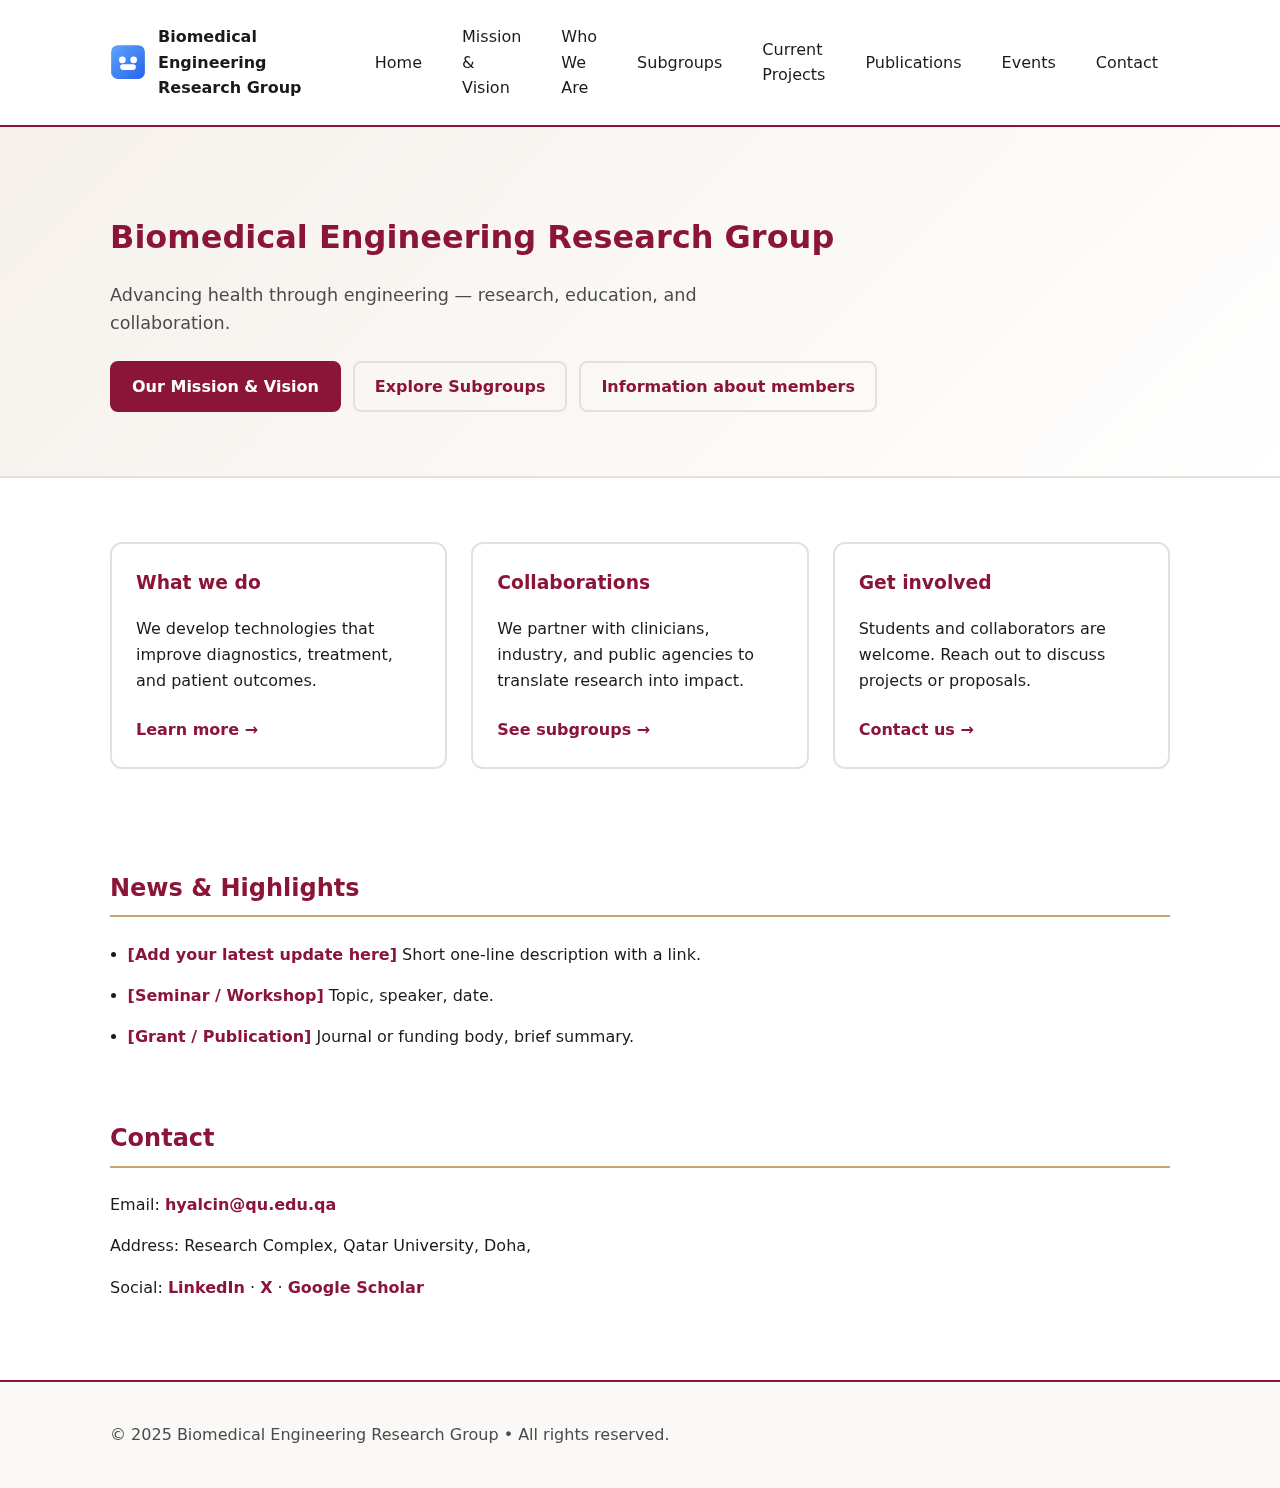
<file: index.html>
<!DOCTYPE html>
<html lang="en">
<head>
  <meta charset="utf-8">
  <meta name="viewport" content="width=device-width, initial-scale=1">
  <title>Home • Biomedical Engineering Research Group</title>
  <meta name="description" content="Biomedical Engineering Research Group">
  <link rel="stylesheet" href="style.css">
  <link rel="icon" href="assets/logo.svg">
</head>
<body>
  <header class="site-header">
    <div class="container nav">
      <a class="brand" href="index.html">
        <img src="assets/logo.svg" alt="Group Logo" class="logo">
        <span>Biomedical Engineering Research Group</span>
      </a>
      <button class="nav-toggle" aria-label="Open Menu" aria-expanded="false">&#9776;</button>
      <nav class="menu">
        <a href="index.html">Home</a>
        <a href="mission.html">Mission & Vision</a>
        <a href="whoweare.html">Who We Are</a>
        <a href="subgroups.html">Subgroups</a>
        <a href="currentprojects.html">Current Projects</a>
        <a href="publications.html">Publications</a>
        <a href="events.html">Events</a>
        <a href="#contact">Contact</a>
        
      </nav>
    </div>
  </header>
  <main class="site-main">

<section class="hero">
  <div class="container">
    <h1>Biomedical Engineering Research Group</h1>
    <p class="lead">Advancing health through engineering — research, education, and collaboration.</p>
    <div class="cta-row">
      <a class="btn primary" href="mission.html">Our Mission & Vision</a>
      <a class="btn" href="subgroups.html">Explore Subgroups</a>
      <a class="btn" href="whoweare.html">Information about members</a>
    </div>
  </div>
</section>

<section class="cards container">
  <article class="card">
    <h3>What we do</h3>
    <p>We develop technologies that improve diagnostics, treatment, and patient outcomes.</p>
    <a href="mission.html" class="arrow">Learn more →</a>
  </article>
  <article class="card">
    <h3>Collaborations</h3>
    <p>We partner with clinicians, industry, and public agencies to translate research into impact.</p>
    <a href="subgroups.html" class="arrow">See subgroups →</a>
  </article>
  <article class="card">
    <h3>Get involved</h3>
    <p>Students and collaborators are welcome. Reach out to discuss projects or proposals.</p>
    <a href="#contact" class="arrow">Contact us →</a>
  </article>
</section>

<section class="container">
  <h2>News & Highlights</h2>
  <ul class="news">
    <li><strong>[Add your latest update here]</strong> Short one‑line description with a link.</li>
    <li><strong>[Seminar / Workshop]</strong> Topic, speaker, date.</li>
    <li><strong>[Grant / Publication]</strong> Journal or funding body, brief summary.</li>
  </ul>
</section>

<section class="container" id="contact">
  <h2>Contact</h2>
  <p>Email: <a href="mailto:research-group@example.edu">hyalcin@qu.edu.qa</a></p>
  <p>Address: Research Complex, Qatar University, Doha,</p>
  <p>Social: <a href="#">LinkedIn</a> · <a href="#">X</a> · <a href="#">Google Scholar</a></p>
</section>

  </main>
  <footer class="site-footer">
    <div class="container">
      <p>© 2025 Biomedical Engineering Research Group • All rights reserved.</p>
    </div>
  </footer>
  <script src="script.js"></script>
</body>
</html>
</file>
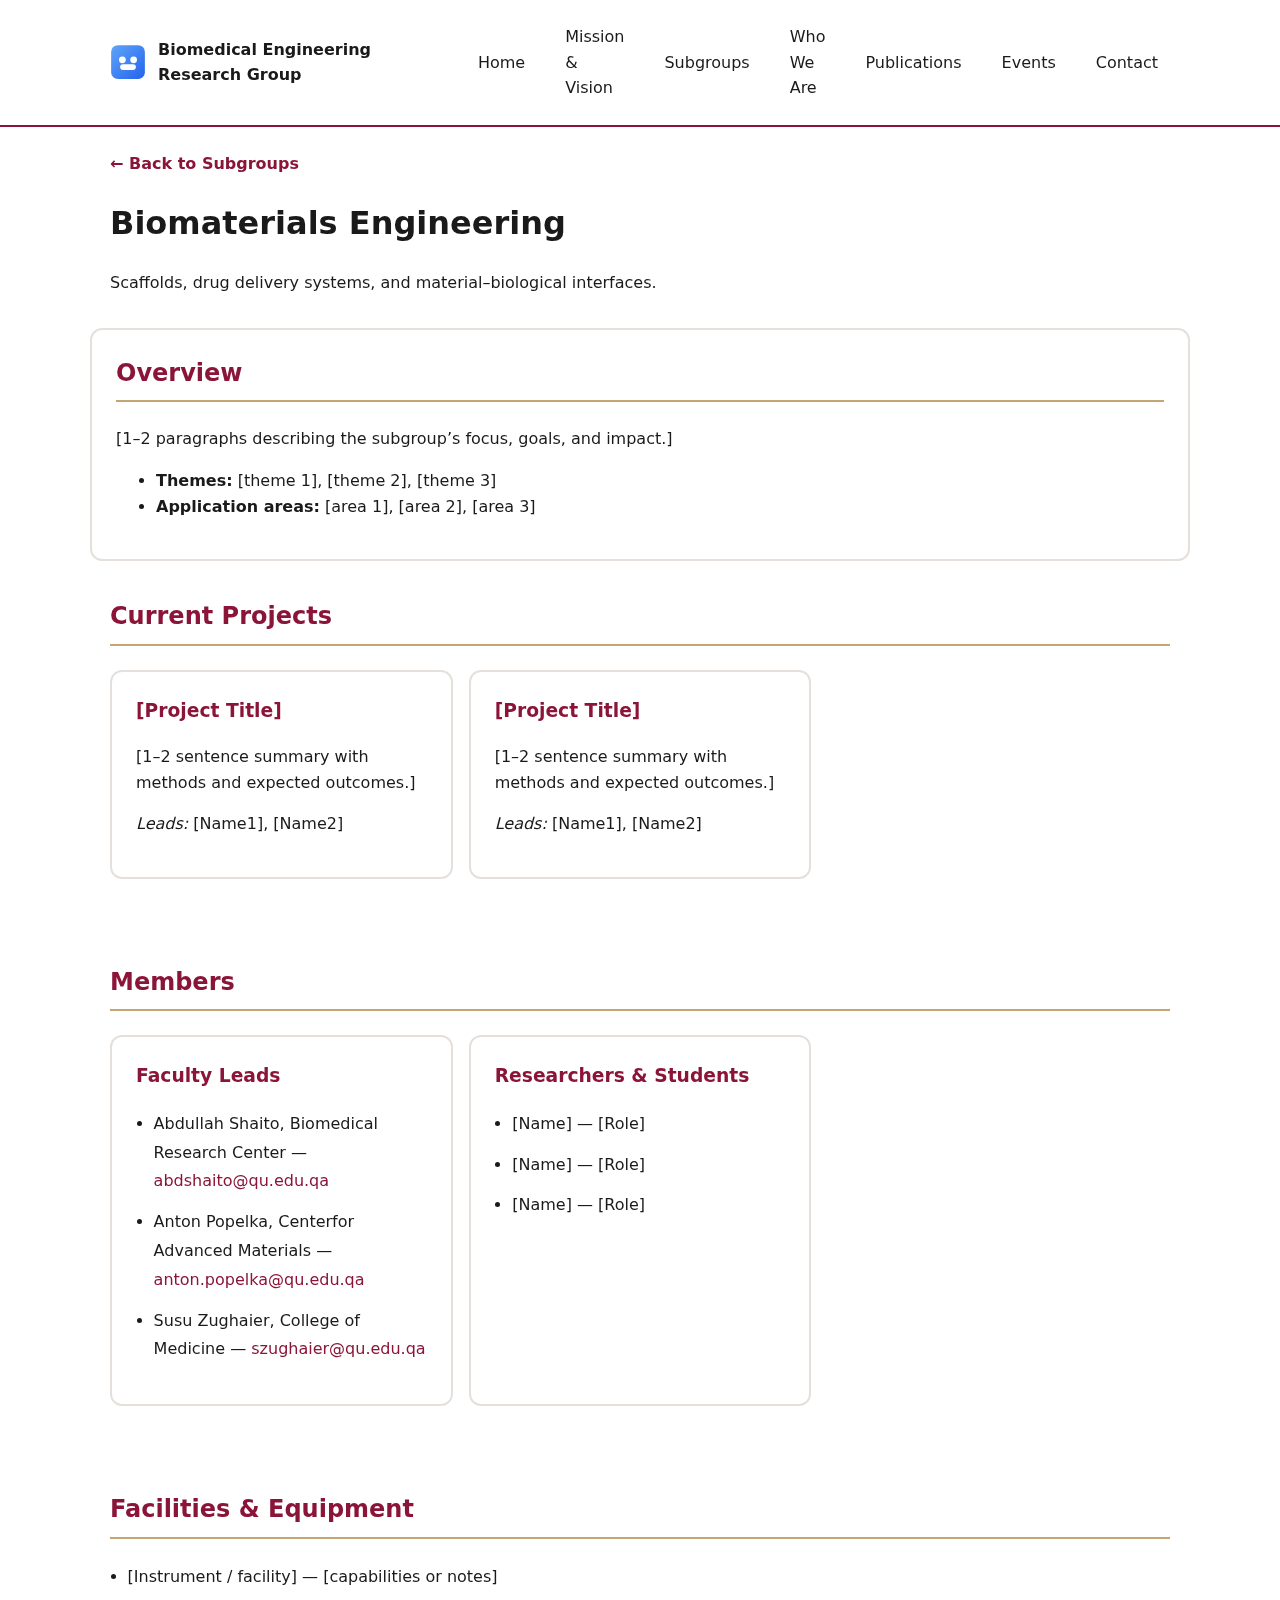
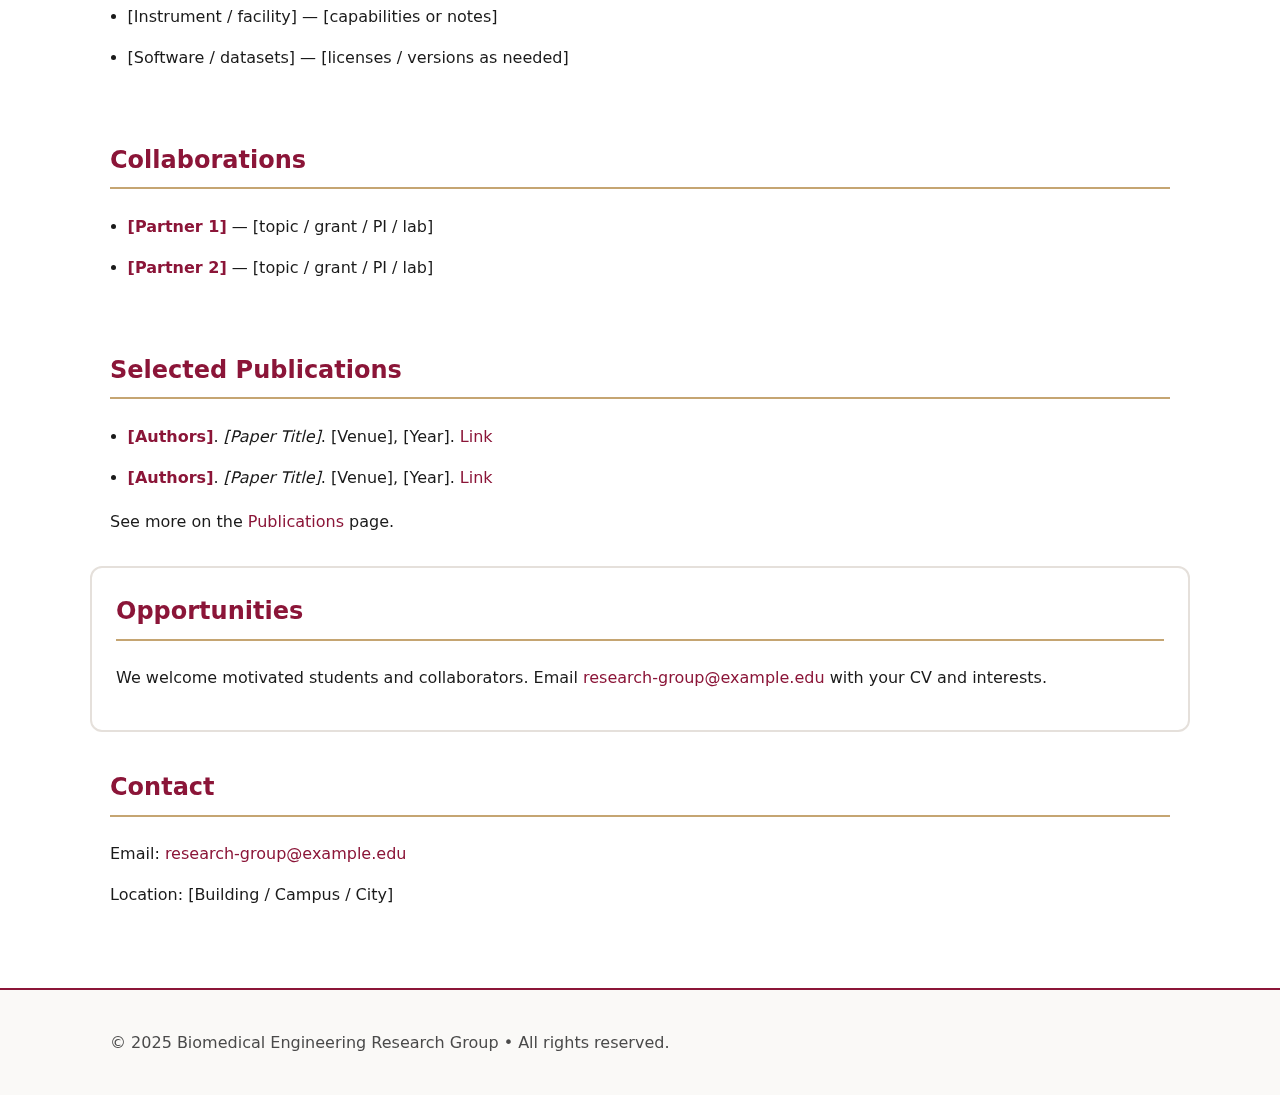
<file: biomaterials (1).html>
<!DOCTYPE html>
<html lang="en">
<head>
  <meta charset="utf-8">
  <meta name="viewport" content="width=device-width, initial-scale=1">
  <title>Biomaterials • Biomedical Engineering Research Group</title>
  <meta name="description" content="Biomaterials subgroup page">
  <link rel="stylesheet" href="style.css">
  <link rel="icon" href="assets/logo.svg">
</head>
<body>

  <header class="site-header">
    <div class="container nav">
      <a class="brand" href="index.html">
        <img src="assets/logo.svg" alt="Group Logo" class="logo">
        <span>Biomedical Engineering Research Group</span>
      </a>
      <button class="nav-toggle" aria-label="Open Menu" aria-expanded="false">&#9776;</button>
      <nav class="menu">
        <a href="index.html">Home</a> <a href="mission.html">Mission & Vision</a> <a href="subgroups.html" class="active">Subgroups</a> <a href="who-we-are.html">Who We Are</a> <a href="publications.html">Publications</a> <a href="events.html">Events</a> <a href="index.html#contact">Contact</a>
      </nav>
    </div>
  </header>

  <main class="site-main">
    <section class="container">
      <a href="subgroups.html" class="arrow">← Back to Subgroups</a>
      <h1>Biomaterials Engineering</h1>
      <p class="lead">Scaffolds, drug delivery systems, and material–biological interfaces.</p>
    </section>

    <section class="container card">
      <h2 style="margin-top:0">Overview</h2>
      <p>[1–2 paragraphs describing the subgroup’s focus, goals, and impact.]</p>
      <ul>
        <li><strong>Themes:</strong> [theme 1], [theme 2], [theme 3]</li>
        <li><strong>Application areas:</strong> [area 1], [area 2], [area 3]</li>
      </ul>
    </section>

    <section class="container">
      <h2>Current Projects</h2>
      <div class="grid">
        <article class="card">
          <h3>[Project Title]</h3>
          <p>[1–2 sentence summary with methods and expected outcomes.]</p>
          <p class="muted"><em>Leads:</em> [Name1], [Name2]</p>
        </article>
        <article class="card">
          <h3>[Project Title]</h3>
          <p>[1–2 sentence summary with methods and expected outcomes.]</p>
          <p class="muted"><em>Leads:</em> [Name1], [Name2]</p>
        </article>
      </div>
    </section>

    <section class="container">
      <h2>Members</h2>
      <div class="grid">
        <article class="card">
          <h3>Faculty Leads</h3>
          <ul class="news">
            <li>Abdullah Shaito,
              Biomedical Research Center — <a href="mailto:[email]">abdshaito@qu.edu.qa</a></li>
            <li>Anton Popelka,
              Centerfor Advanced Materials — <a href="mailto:[email]">anton.popelka@qu.edu.qa</a></li>
              <li>Susu Zughaier,
                College of Medicine — <a href="mailto:[email]">szughaier@qu.edu.qa</a></li>
          </ul>
        </article>
        <article class="card">
          <h3>Researchers & Students</h3>
          <ul class="news">
            <li>[Name] — [Role]</li>
            <li>[Name] — [Role]</li>
            <li>[Name] — [Role]</li>
          </ul>
        </article>
      </div>
    </section>

    <section class="container">
      <h2>Facilities & Equipment</h2>
      <ul class="news">
        <li>[Instrument / facility] — [capabilities or notes]</li>
        <li>[Instrument / facility] — [capabilities or notes]</li>
        <li>[Software / datasets] — [licenses / versions as needed]</li>
      </ul>
    </section>

    <section class="container">
      <h2>Collaborations</h2>
      <ul class="news">
        <li><strong>[Partner 1]</strong> — [topic / grant / PI / lab]</li>
        <li><strong>[Partner 2]</strong> — [topic / grant / PI / lab]</li>
      </ul>
    </section>

    <section class="container">
      <h2>Selected Publications</h2>
      <ul class="news">
        <li><strong>[Authors]</strong>. <em>[Paper Title]</em>. [Venue], [Year]. <a href="[link]" target="_blank" rel="noopener">Link</a></li>
        <li><strong>[Authors]</strong>. <em>[Paper Title]</em>. [Venue], [Year]. <a href="[link]" target="_blank" rel="noopener">Link</a></li>
      </ul>
      <p>See more on the <a href="publications.html">Publications</a> page.</p>
    </section>

    <section class="container card">
      <h2 style="margin-top:0">Opportunities</h2>
      <p>We welcome motivated students and collaborators. Email <a href="mailto:research-group@example.edu">research-group@example.edu</a> with your CV and interests.</p>
    </section>

    <section class="container">
      <h2>Contact</h2>
      <p>Email: <a href="mailto:research-group@example.edu">research-group@example.edu</a></p>
      <p>Location: [Building / Campus / City]</p>
    </section>
  </main>

  <footer class="site-footer">
    <div class="container">
      <p>© 2025 Biomedical Engineering Research Group • All rights reserved.</p>
    </div>
  </footer>
  <script>
    const toggle = document.querySelector('.nav-toggle');
    const menu = document.querySelector('.menu');
    if(toggle && menu){
      toggle.addEventListener('click', ()=>{
        const open = menu.classList.toggle('open');
        toggle.setAttribute('aria-expanded', open ? 'true' : 'false');
      });
    }
  </script>
</body>
</html>
</file>
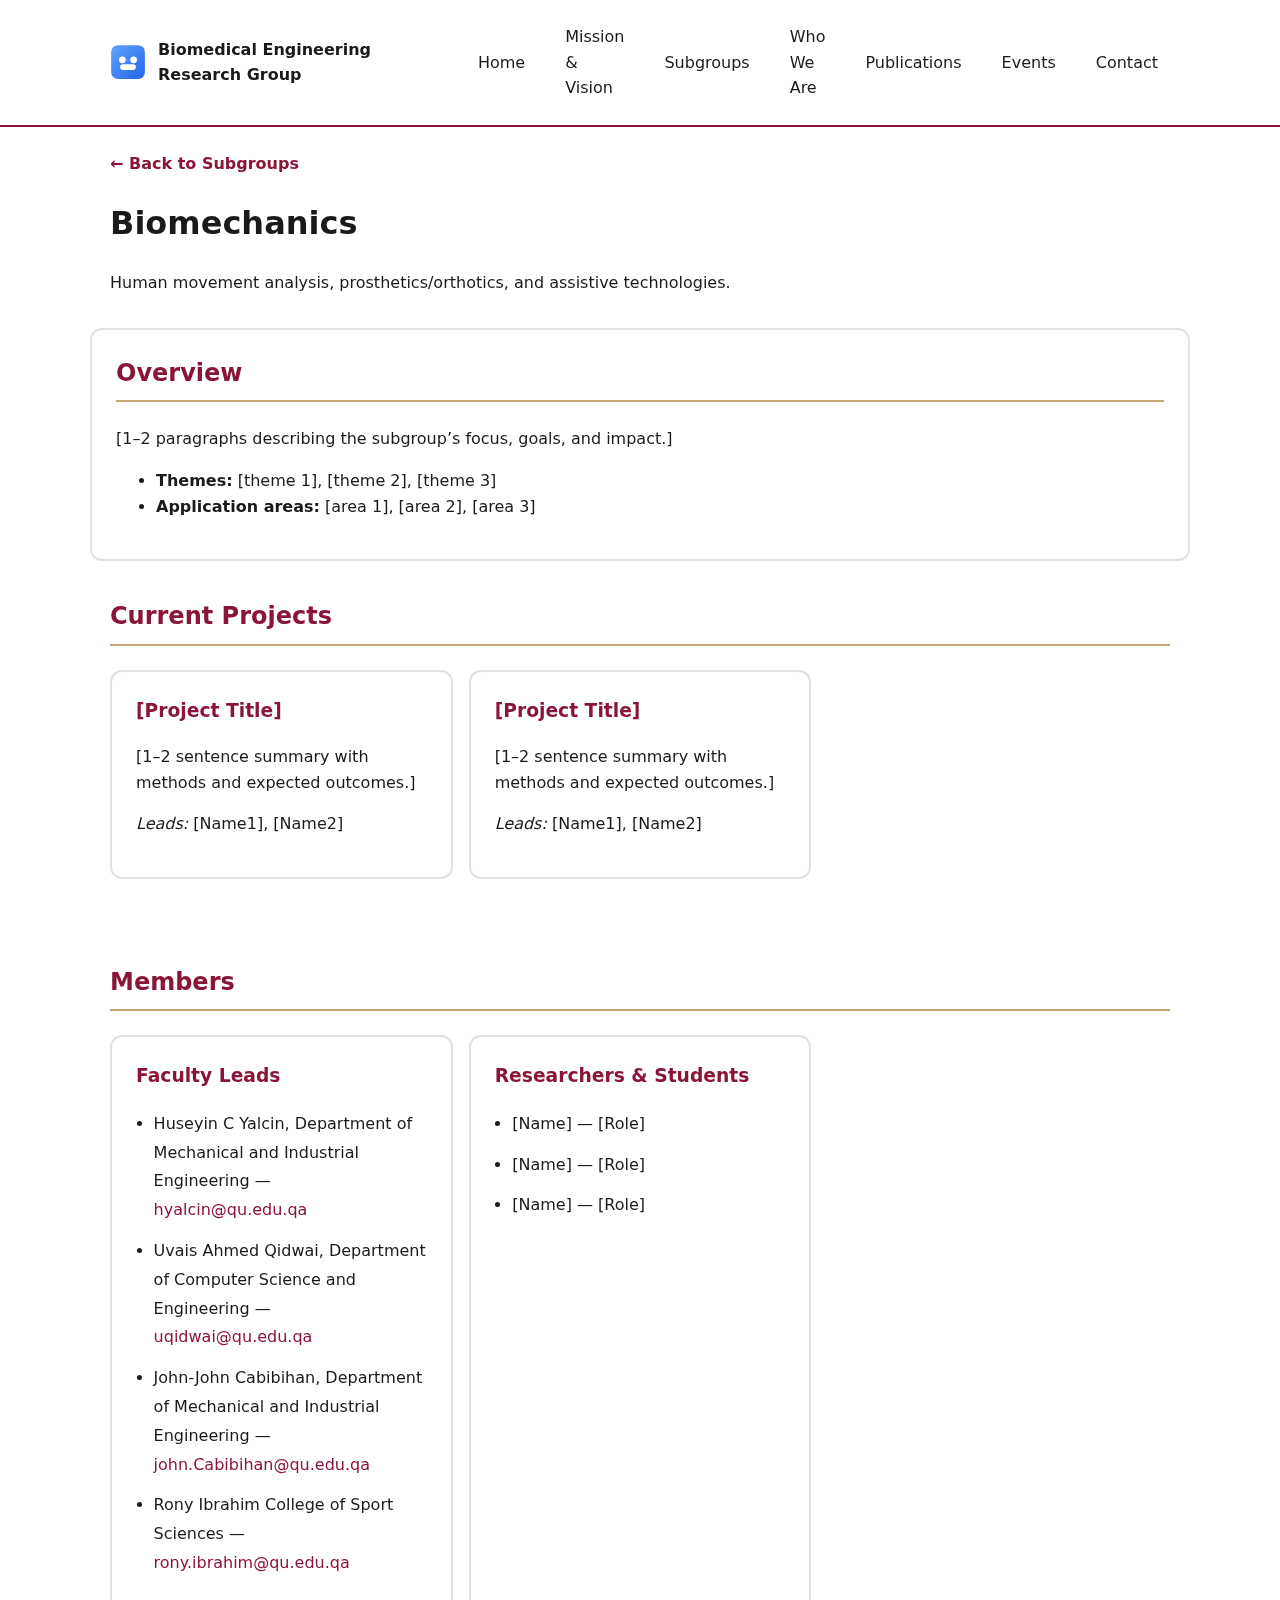
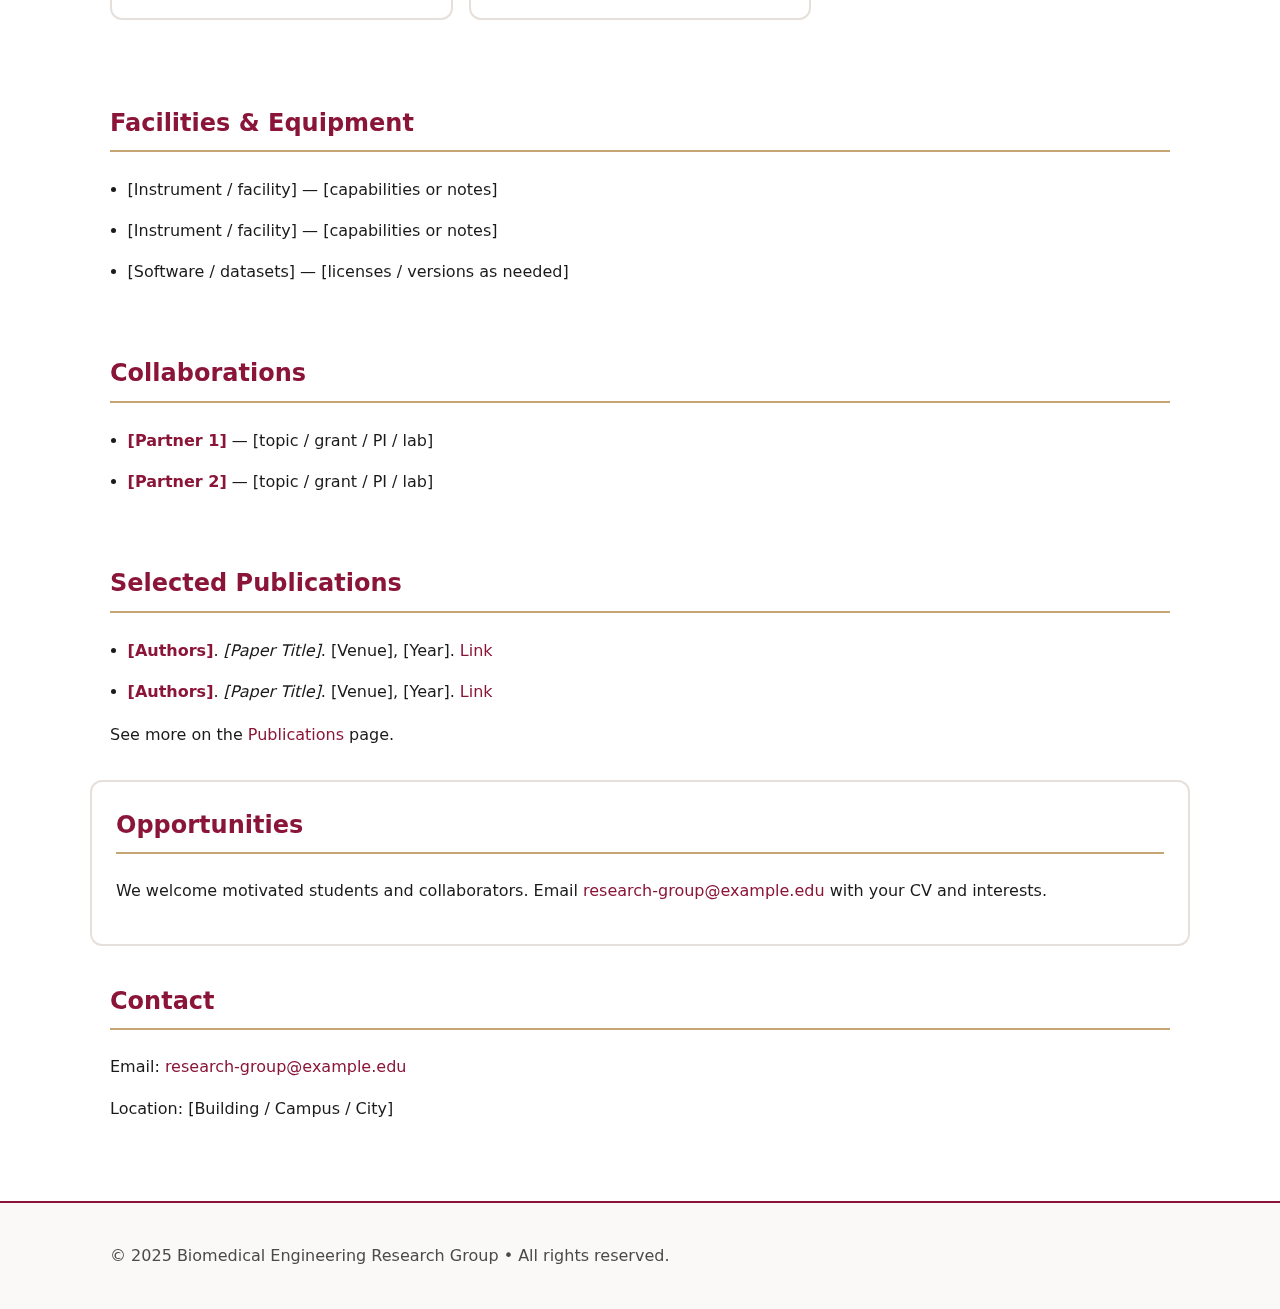
<file: biomechanics.html>
<!DOCTYPE html>
<html lang="en">
<head>
  <meta charset="utf-8">
  <meta name="viewport" content="width=device-width, initial-scale=1">
  <title>Biomechanics • Biomedical Engineering Research Group</title>
  <meta name="description" content="Biomechanics subgroup page">
  <link rel="stylesheet" href="style.css">
  <link rel="icon" href="assets/logo.svg">
</head>
<body>

  <header class="site-header">
    <div class="container nav">
      <a class="brand" href="index.html">
        <img src="assets/logo.svg" alt="Group Logo" class="logo">
        <span>Biomedical Engineering Research Group</span>
      </a>
      <button class="nav-toggle" aria-label="Open Menu" aria-expanded="false">&#9776;</button>
      <nav class="menu">
        <a href="index.html">Home</a> <a href="mission.html">Mission & Vision</a> <a href="subgroups.html" class="active">Subgroups</a> <a href="who-we-are.html">Who We Are</a> <a href="publications.html">Publications</a> <a href="events.html">Events</a> <a href="index.html#contact">Contact</a>
      </nav>
    </div>
  </header>

  <main class="site-main">
    <section class="container">
      <a href="subgroups.html" class="arrow">← Back to Subgroups</a>
      <h1>Biomechanics</h1>
      <p class="lead">Human movement analysis, prosthetics/orthotics, and assistive technologies.</p>
    </section>

    <section class="container card">
      <h2 style="margin-top:0">Overview</h2>
      <p>[1–2 paragraphs describing the subgroup’s focus, goals, and impact.]</p>
      <ul>
        <li><strong>Themes:</strong> [theme 1], [theme 2], [theme 3]</li>
        <li><strong>Application areas:</strong> [area 1], [area 2], [area 3]</li>
      </ul>
    </section>

    <section class="container">
      <h2>Current Projects</h2>
      <div class="grid">
        <article class="card">
          <h3>[Project Title]</h3>
          <p>[1–2 sentence summary with methods and expected outcomes.]</p>
          <p class="muted"><em>Leads:</em> [Name1], [Name2]</p>
        </article>
        <article class="card">
          <h3>[Project Title]</h3>
          <p>[1–2 sentence summary with methods and expected outcomes.]</p>
          <p class="muted"><em>Leads:</em> [Name1], [Name2]</p>
        </article>
      </div>
    </section>

    <section class="container">
      <h2>Members</h2>
      <div class="grid">
        <article class="card">
          <h3>Faculty Leads</h3>
          <ul class="news">
            <li>Huseyin C Yalcin,
              Department of Mechanical and Industrial Engineering — <a href="mailto:[email]">hyalcin@qu.edu.qa</a></li>
            <li>Uvais Ahmed Qidwai, Department of Computer Science and Engineering — <a href="mailto:[email]">uqidwai@qu.edu.qa</a></li>
            <li>John-John Cabibihan,
              Department of Mechanical and Industrial Engineering — <a href="mailto:[email]">john.Cabibihan@qu.edu.qa</a></li>
            <li>Rony Ibrahim
              College of Sport Sciences — <a href="mailto:[email]">rony.ibrahim@qu.edu.qa</a></li>
          </ul>
        </article>
        <article class="card">
          <h3>Researchers & Students</h3>
          <ul class="news">
            <li>[Name] — [Role]</li>
            <li>[Name] — [Role]</li>
            <li>[Name] — [Role]</li>
          </ul>
        </article>
      </div>
    </section>

    <section class="container">
      <h2>Facilities & Equipment</h2>
      <ul class="news">
        <li>[Instrument / facility] — [capabilities or notes]</li>
        <li>[Instrument / facility] — [capabilities or notes]</li>
        <li>[Software / datasets] — [licenses / versions as needed]</li>
      </ul>
    </section>

    <section class="container">
      <h2>Collaborations</h2>
      <ul class="news">
        <li><strong>[Partner 1]</strong> — [topic / grant / PI / lab]</li>
        <li><strong>[Partner 2]</strong> — [topic / grant / PI / lab]</li>
      </ul>
    </section>

    <section class="container">
      <h2>Selected Publications</h2>
      <ul class="news">
        <li><strong>[Authors]</strong>. <em>[Paper Title]</em>. [Venue], [Year]. <a href="[link]" target="_blank" rel="noopener">Link</a></li>
        <li><strong>[Authors]</strong>. <em>[Paper Title]</em>. [Venue], [Year]. <a href="[link]" target="_blank" rel="noopener">Link</a></li>
      </ul>
      <p>See more on the <a href="publications.html">Publications</a> page.</p>
    </section>

    <section class="container card">
      <h2 style="margin-top:0">Opportunities</h2>
      <p>We welcome motivated students and collaborators. Email <a href="mailto:research-group@example.edu">research-group@example.edu</a> with your CV and interests.</p>
    </section>

    <section class="container">
      <h2>Contact</h2>
      <p>Email: <a href="mailto:research-group@example.edu">research-group@example.edu</a></p>
      <p>Location: [Building / Campus / City]</p>
    </section>
  </main>

  <footer class="site-footer">
    <div class="container">
      <p>© 2025 Biomedical Engineering Research Group • All rights reserved.</p>
    </div>
  </footer>
  <script>
    const toggle = document.querySelector('.nav-toggle');
    const menu = document.querySelector('.menu');
    if(toggle && menu){
      toggle.addEventListener('click', ()=>{
        const open = menu.classList.toggle('open');
        toggle.setAttribute('aria-expanded', open ? 'true' : 'false');
      });
    }
  </script>
</body>
</html>
</file>
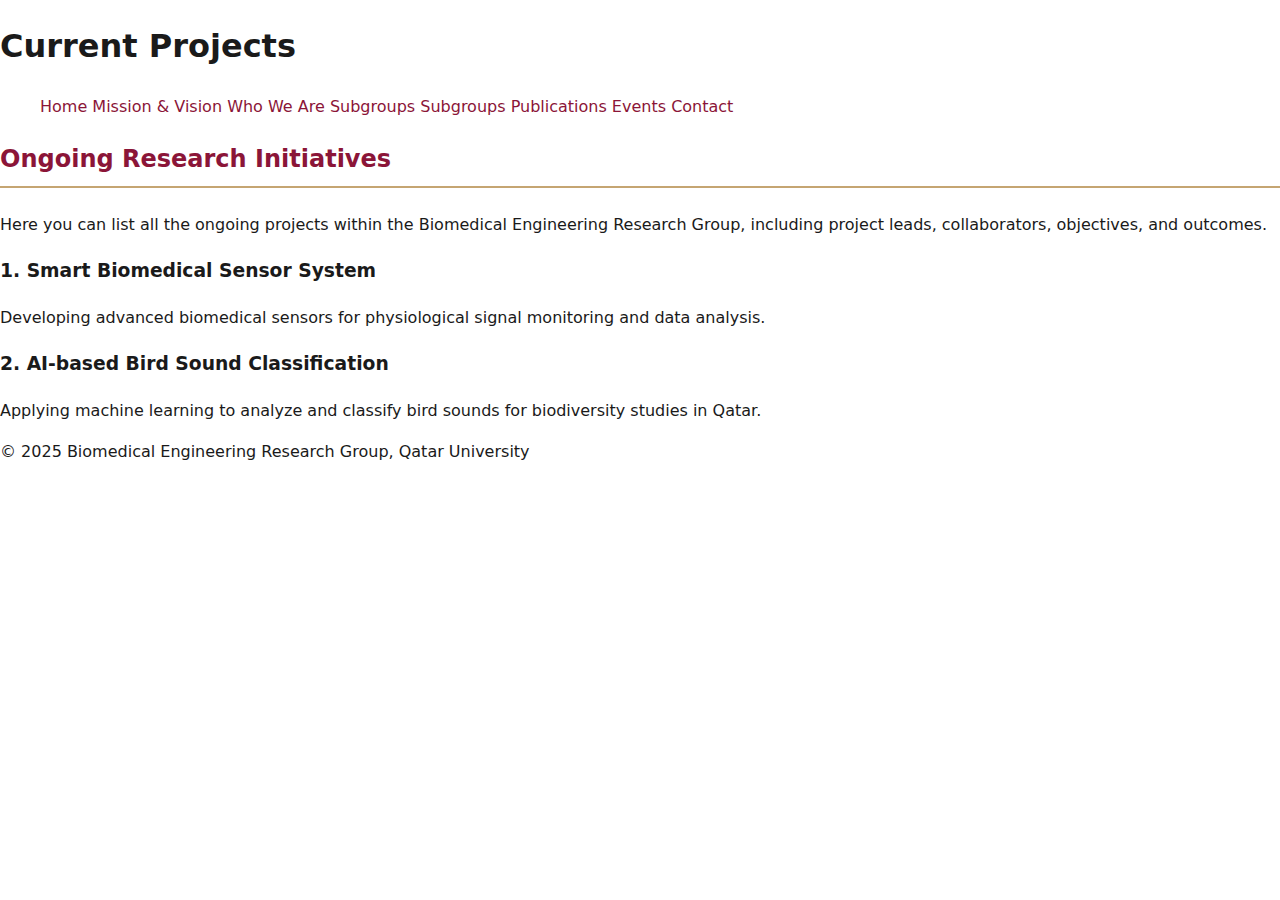
<file: currentprojects.html>
<!DOCTYPE html>
<html lang="en">
<head>
    <meta charset="UTF-8">
    <meta name="viewport" content="width=device-width, initial-scale=1.0">
    <title>Current Projects - Biomedical Engineering Research Group</title>
    <link rel="stylesheet" href="style.css"> <!-- optional if you use a common CSS -->
</head>
<body>
    <header>
        <h1>Current Projects</h1>
        <nav>
            <ul>
                <a href="index.html">Home</a>
                <a href="mission.html">Mission & Vision</a>
                <a href="whoweare.html">Who We Are</a>
                <a href="subgroups.html">Subgroups</a>
                <a href="currentprojects.html">Subgroups</a>
                <a href="publications.html">Publications</a>
                <a href="events.html">Events</a>
                <a href="#contact">Contact</a>
            </ul>
        </nav>
    </header>

    <main>
        <section>
            <h2>Ongoing Research Initiatives</h2>
            <p>Here you can list all the ongoing projects within the Biomedical Engineering Research Group, including project leads, collaborators, objectives, and outcomes.</p>
            
            <div class="project">
                <h3>1. Smart Biomedical Sensor System</h3>
                <p>Developing advanced biomedical sensors for physiological signal monitoring and data analysis.</p>
            </div>

            <div class="project">
                <h3>2. AI-based Bird Sound Classification</h3>
                <p>Applying machine learning to analyze and classify bird sounds for biodiversity studies in Qatar.</p>
            </div>
        </section>
    </main>

    <footer>
        <p>&copy; 2025 Biomedical Engineering Research Group, Qatar University</p>
    </footer>
</body>
</html>
</file>
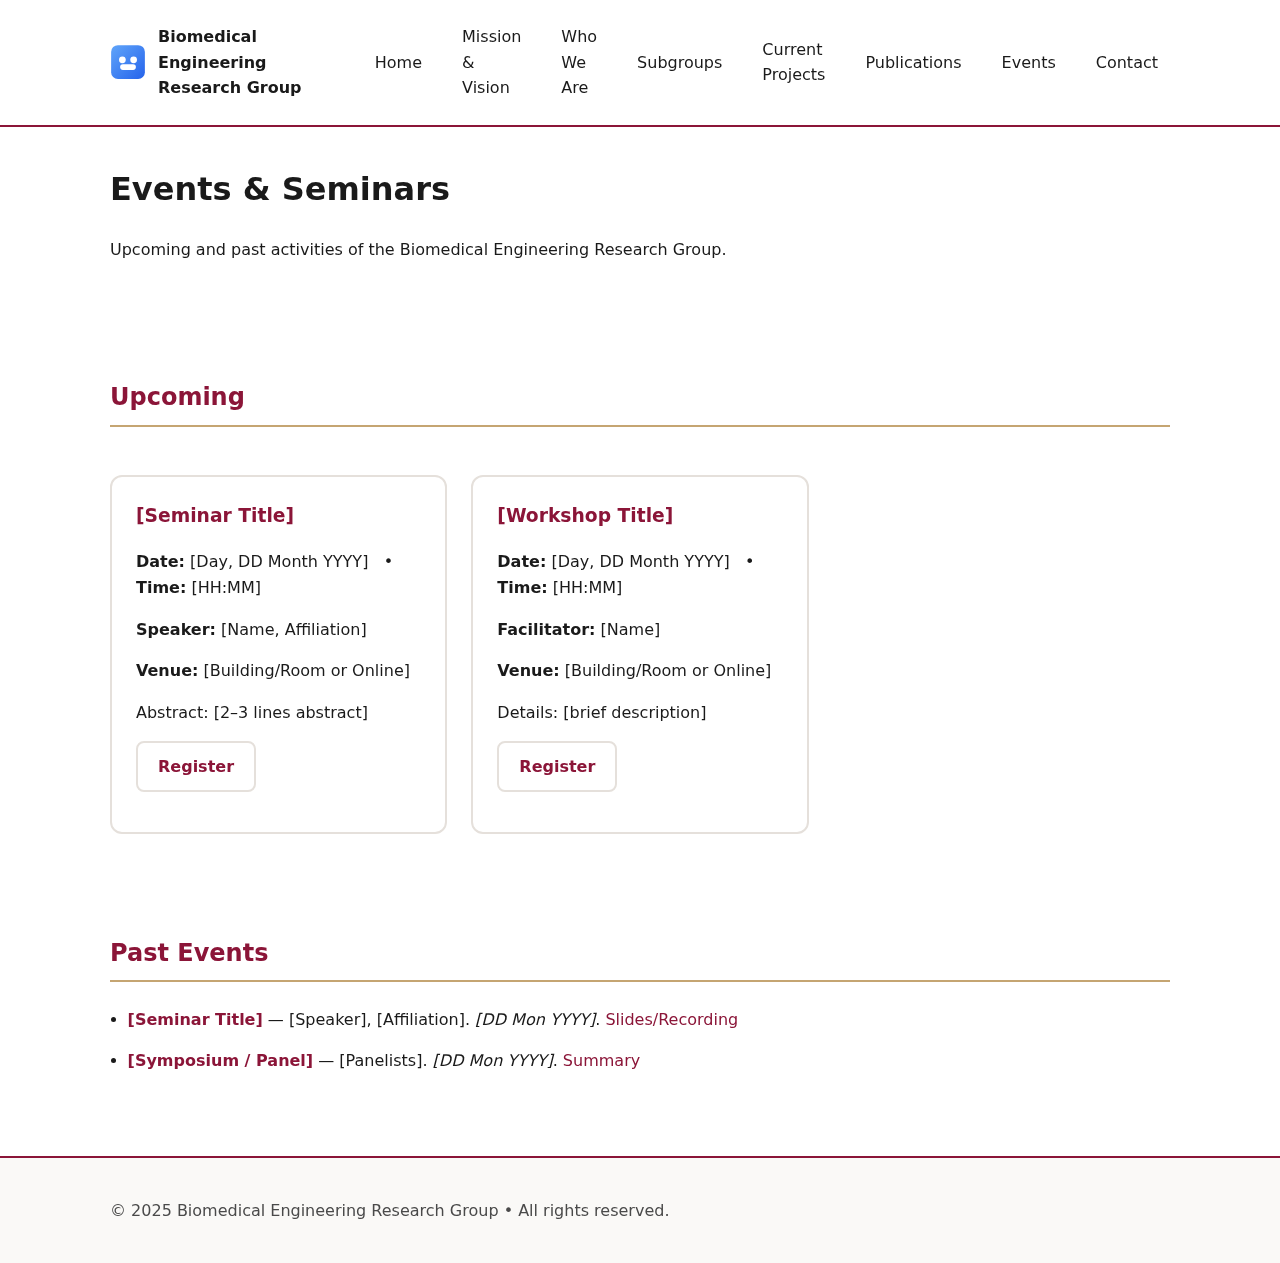
<file: events.html>
<!DOCTYPE html>
<html lang="en">
<head>
  <meta charset="utf-8">
  <meta name="viewport" content="width=device-width, initial-scale=1">
  <title>Events • Biomedical Engineering Research Group</title>
  <meta name="description" content="Seminars, workshops, and events by the Biomedical Engineering Research Group">
  <link rel="stylesheet" href="style.css">
  <link rel="icon" href="assets/logo.svg">
</head>
<body>

  <header class="site-header">
    <div class="container nav">
      <a class="brand" href="index.html">
        <img src="assets/logo.svg" alt="Group Logo" class="logo">
        <span>Biomedical Engineering Research Group</span>
      </a>
      <button class="nav-toggle" aria-label="Open Menu" aria-expanded="false">&#9776;</button>
      <nav class="menu">
        <a href="index.html">Home</a>
        <a href="mission.html">Mission & Vision</a>
        <a href="whoweare.html">Who We Are</a>
        <a href="subgroups.html">Subgroups</a>
        <a href="currentprojects.html">Current Projects</a>
        <a href="publications.html">Publications</a>
        <a href="events.html">Events</a>
        <a href="#contact">Contact</a>
      </nav>
    </div>
  </header>

  <main class="site-main">
    <section class="container">
      <h1>Events & Seminars</h1>
      <p class="lead">Upcoming and past activities of the Biomedical Engineering Research Group.</p>
    </section>

    <section class="container cards" aria-labelledby="upcoming">
      <h2 id="upcoming" style="grid-column:1/-1">Upcoming</h2>

      <article class="card">
        <h3>[Seminar Title]</h3>
        <p><strong>Date:</strong> [Day, DD Month YYYY] &nbsp; • &nbsp; <strong>Time:</strong> [HH:MM]</p>
        <p><strong>Speaker:</strong> [Name, Affiliation]</p>
        <p><strong>Venue:</strong> [Building/Room or Online]</p>
        <p class="muted">Abstract: [2–3 lines abstract]</p>
        <p><a class="btn" href="[Registration-or-Calendar-Link]" target="_blank" rel="noopener">Register</a></p>
      </article>

      <article class="card">
        <h3>[Workshop Title]</h3>
        <p><strong>Date:</strong> [Day, DD Month YYYY] &nbsp; • &nbsp; <strong>Time:</strong> [HH:MM]</p>
        <p><strong>Facilitator:</strong> [Name]</p>
        <p><strong>Venue:</strong> [Building/Room or Online]</p>
        <p class="muted">Details: [brief description]</p>
        <p><a class="btn" href="[Registration-or-Calendar-Link]" target="_blank" rel="noopener">Register</a></p>
      </article>
    </section>

    <section class="container" aria-labelledby="past">
      <h2 id="past">Past Events</h2>
      <ul class="news">
        <li>
          <strong>[Seminar Title]</strong> — [Speaker], [Affiliation]. <em>[DD Mon YYYY]</em>. 
          <a href="[Slides-or-Recording-Link]" target="_blank" rel="noopener">Slides/Recording</a>
        </li>
        <li>
          <strong>[Symposium / Panel]</strong> — [Panelists]. <em>[DD Mon YYYY]</em>. 
          <a href="[Slides-or-Recording-Link]" target="_blank" rel="noopener">Summary</a>
        </li>
      </ul>
    </section>
  </main>

  <footer class="site-footer">
    <div class="container">
      <p>© 2025 Biomedical Engineering Research Group • All rights reserved.</p>
    </div>
  </footer>
  <script>
    const toggle = document.querySelector('.nav-toggle');
    const menu = document.querySelector('.menu');
    if(toggle && menu){ toggle.addEventListener('click', ()=>{ 
      const open = menu.classList.toggle('open'); 
      toggle.setAttribute('aria-expanded', open ? 'true' : 'false'); 
    });}
  </script>
</body>
</html>
</file>
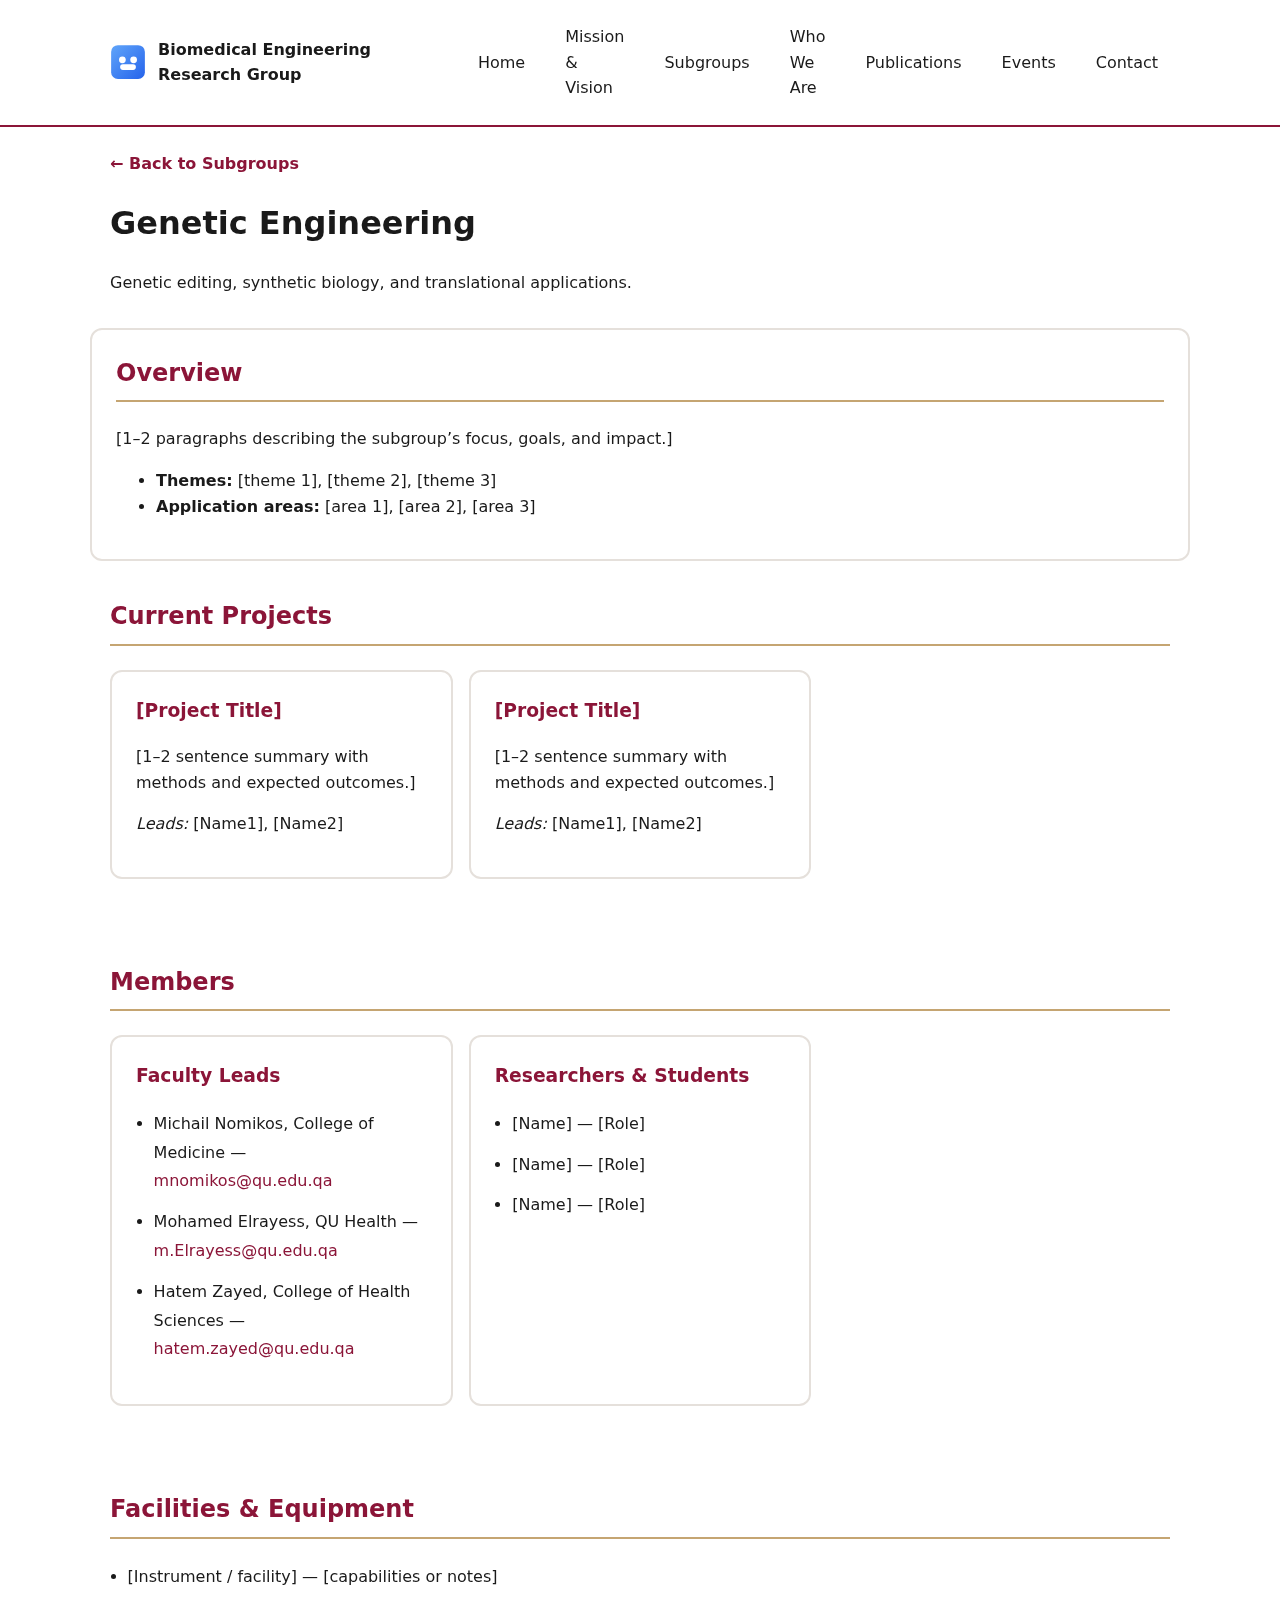
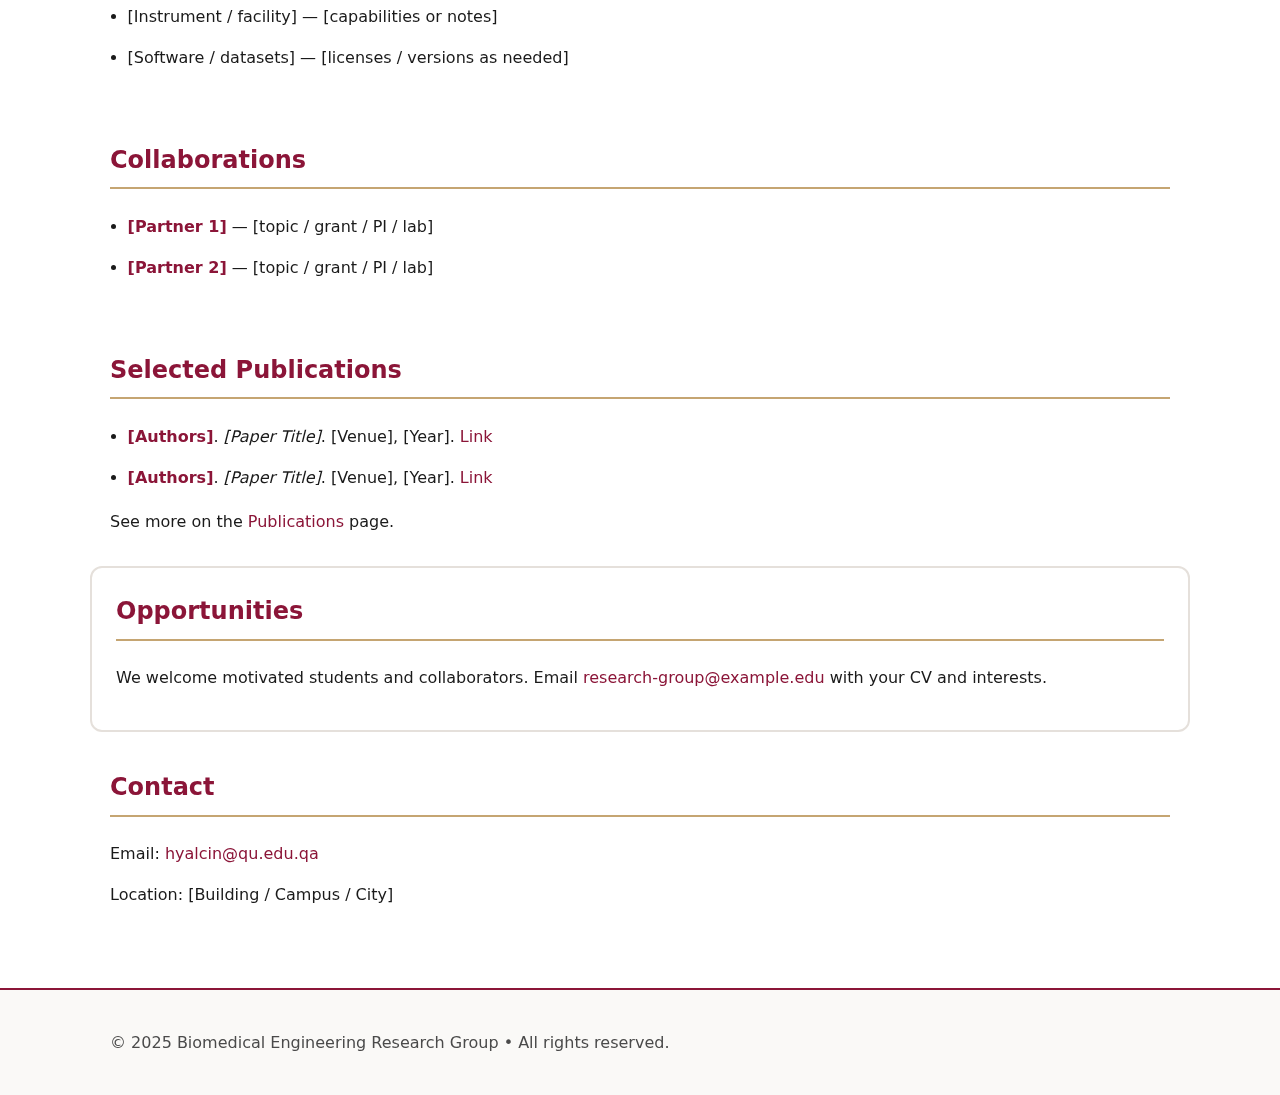
<file: genetic-engineering.html>
<!DOCTYPE html>
<html lang="en">
<head>
  <meta charset="utf-8">
  <meta name="viewport" content="width=device-width, initial-scale=1">
  <title>Genetic Engineering • Biomedical Engineering Research Group</title>
  <meta name="description" content="Genetic Engineering subgroup page">
  <link rel="stylesheet" href="style.css">
  <link rel="icon" href="assets/logo.svg">
</head>
<body>

  <header class="site-header">
    <div class="container nav">
      <a class="brand" href="index.html">
        <img src="assets/logo.svg" alt="Group Logo" class="logo">
        <span>Biomedical Engineering Research Group</span>
      </a>
      <button class="nav-toggle" aria-label="Open Menu" aria-expanded="false">&#9776;</button>
      <nav class="menu">
        <a href="index.html">Home</a> <a href="mission.html">Mission & Vision</a> <a href="subgroups.html" class="active">Subgroups</a> <a href="who-we-are.html">Who We Are</a> <a href="publications.html">Publications</a> <a href="events.html">Events</a> <a href="index.html#contact">Contact</a>
      </nav>
    </div>
  </header>

  <main class="site-main">
    <section class="container">
      <a href="subgroups.html" class="arrow">← Back to Subgroups</a>
      <h1>Genetic Engineering</h1>
      <p class="lead">Genetic editing, synthetic biology, and translational applications.</p>
    </section>

    <section class="container card">
      <h2 style="margin-top:0">Overview</h2>
      <p>[1–2 paragraphs describing the subgroup’s focus, goals, and impact.]</p>
      <ul>
        <li><strong>Themes:</strong> [theme 1], [theme 2], [theme 3]</li>
        <li><strong>Application areas:</strong> [area 1], [area 2], [area 3]</li>
      </ul>
    </section>

    <section class="container">
      <h2>Current Projects</h2>
      <div class="grid">
        <article class="card">
          <h3>[Project Title]</h3>
          <p>[1–2 sentence summary with methods and expected outcomes.]</p>
          <p class="muted"><em>Leads:</em> [Name1], [Name2]</p>
        </article>
        <article class="card">
          <h3>[Project Title]</h3>
          <p>[1–2 sentence summary with methods and expected outcomes.]</p>
          <p class="muted"><em>Leads:</em> [Name1], [Name2]</p>
        </article>
      </div>
    </section>

    <section class="container">
      <h2>Members</h2>
      <div class="grid">
        <article class="card">
          <h3>Faculty Leads</h3>
          <ul class="news">
            <li>Michail Nomikos, College of Medicine — <a href="mailto:[email]">mnomikos@qu.edu.qa</a></li>
            <li>Mohamed Elrayess, QU Health — <a href="mailto:[email]">m.Elrayess@qu.edu.qa</a></li>
            <li>Hatem Zayed, College of Health Sciences — <a href="mailto:[email]">hatem.zayed@qu.edu.qa</a></li>
          </ul>
        </article>
        <article class="card">
          <h3>Researchers & Students</h3>
          <ul class="news">
            <li>[Name] — [Role]</li>
            <li>[Name] — [Role]</li>
            <li>[Name] — [Role]</li>
          </ul>
        </article>
      </div>
    </section>

    <section class="container">
      <h2>Facilities & Equipment</h2>
      <ul class="news">
        <li>[Instrument / facility] — [capabilities or notes]</li>
        <li>[Instrument / facility] — [capabilities or notes]</li>
        <li>[Software / datasets] — [licenses / versions as needed]</li>
      </ul>
    </section>

    <section class="container">
      <h2>Collaborations</h2>
      <ul class="news">
        <li><strong>[Partner 1]</strong> — [topic / grant / PI / lab]</li>
        <li><strong>[Partner 2]</strong> — [topic / grant / PI / lab]</li>
      </ul>
    </section>

    <section class="container">
      <h2>Selected Publications</h2>
      <ul class="news">
        <li><strong>[Authors]</strong>. <em>[Paper Title]</em>. [Venue], [Year]. <a href="[link]" target="_blank" rel="noopener">Link</a></li>
        <li><strong>[Authors]</strong>. <em>[Paper Title]</em>. [Venue], [Year]. <a href="[link]" target="_blank" rel="noopener">Link</a></li>
      </ul>
      <p>See more on the <a href="publications.html">Publications</a> page.</p>
    </section>

    <section class="container card">
      <h2 style="margin-top:0">Opportunities</h2>
      <p>We welcome motivated students and collaborators. Email <a href="mailto:research-group@example.edu">research-group@example.edu</a> with your CV and interests.</p>
    </section>

    <section class="container">
      <h2>Contact</h2>
      <p>Email: <a href="mailto:research-group@example.edu">hyalcin@qu.edu.qa</a></p>
      <p>Location: [Building / Campus / City]</p>
    </section>
  </main>

  <footer class="site-footer">
    <div class="container">
      <p>© 2025 Biomedical Engineering Research Group • All rights reserved.</p>
    </div>
  </footer>
  <script>
    const toggle = document.querySelector('.nav-toggle');
    const menu = document.querySelector('.menu');
    if(toggle && menu){
      toggle.addEventListener('click', ()=>{
        const open = menu.classList.toggle('open');
        toggle.setAttribute('aria-expanded', open ? 'true' : 'false');
      });
    }
  </script>
</body>
</html>
</file>
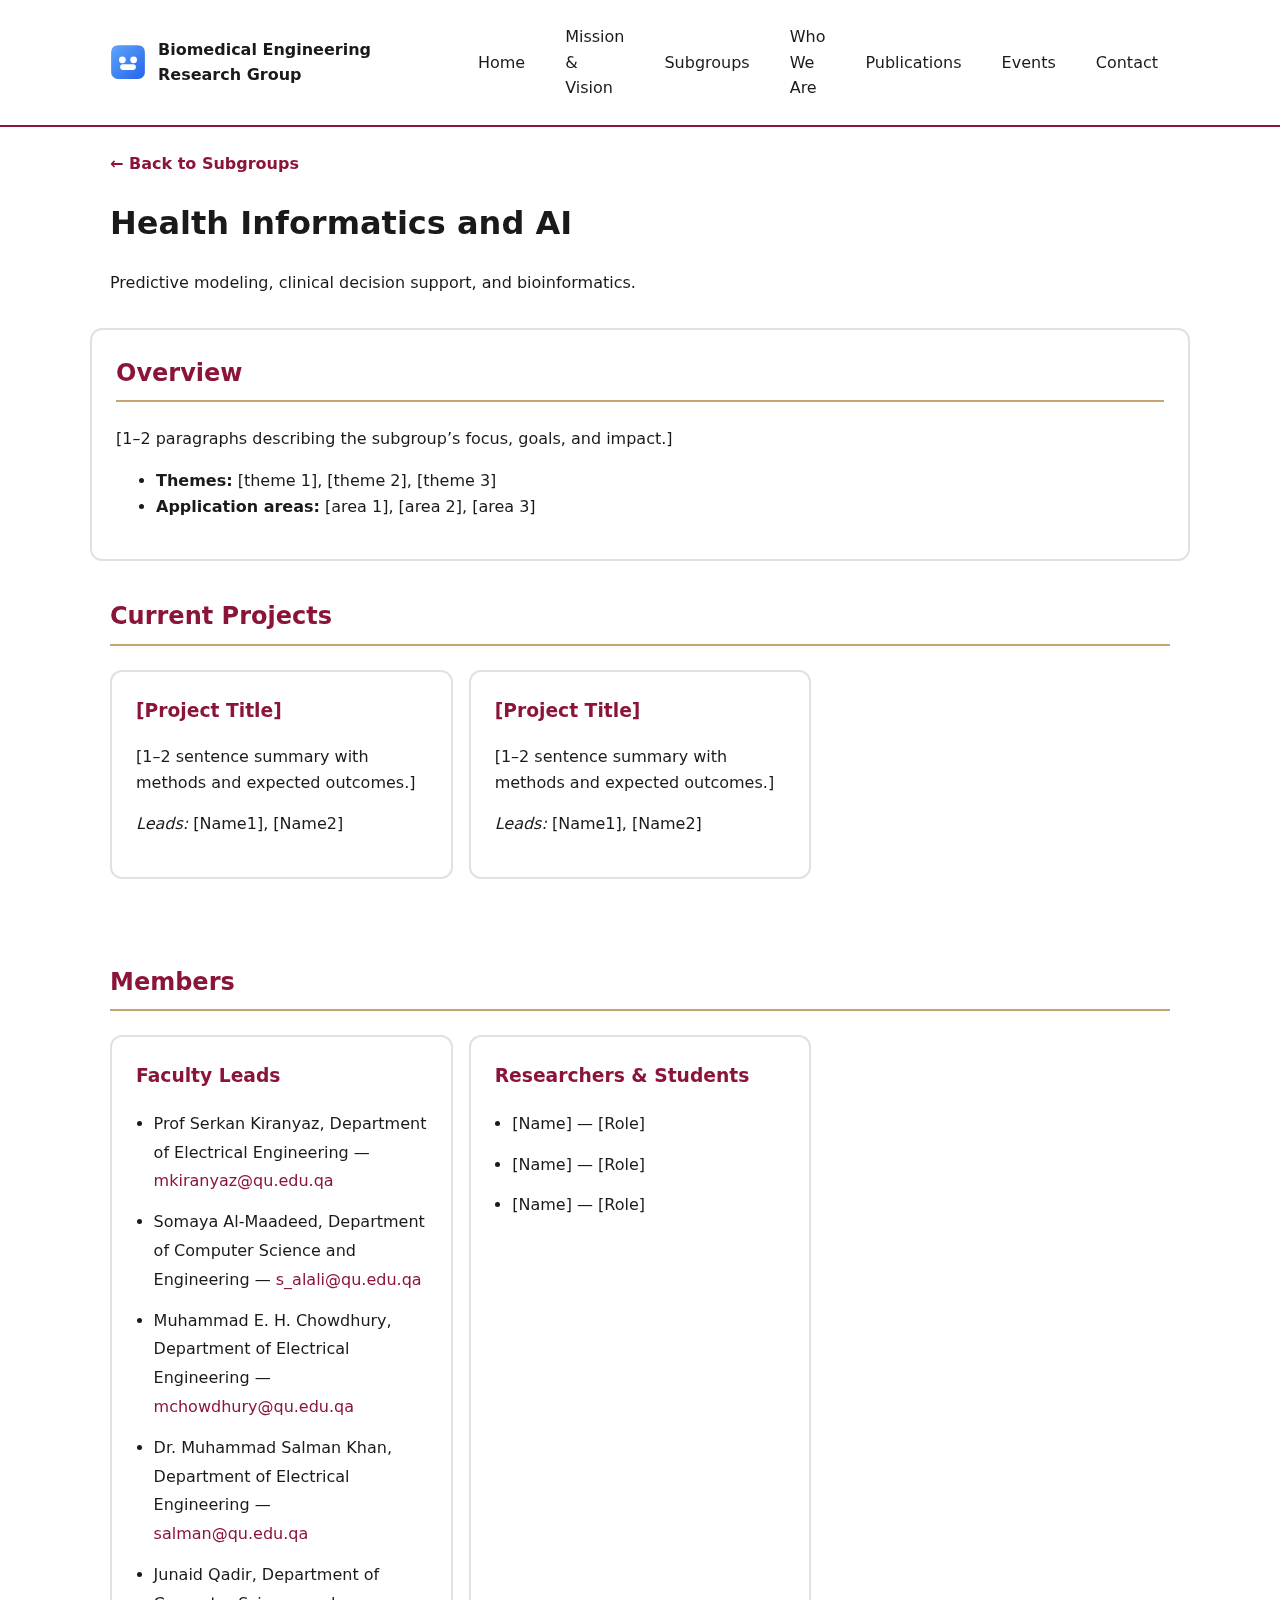
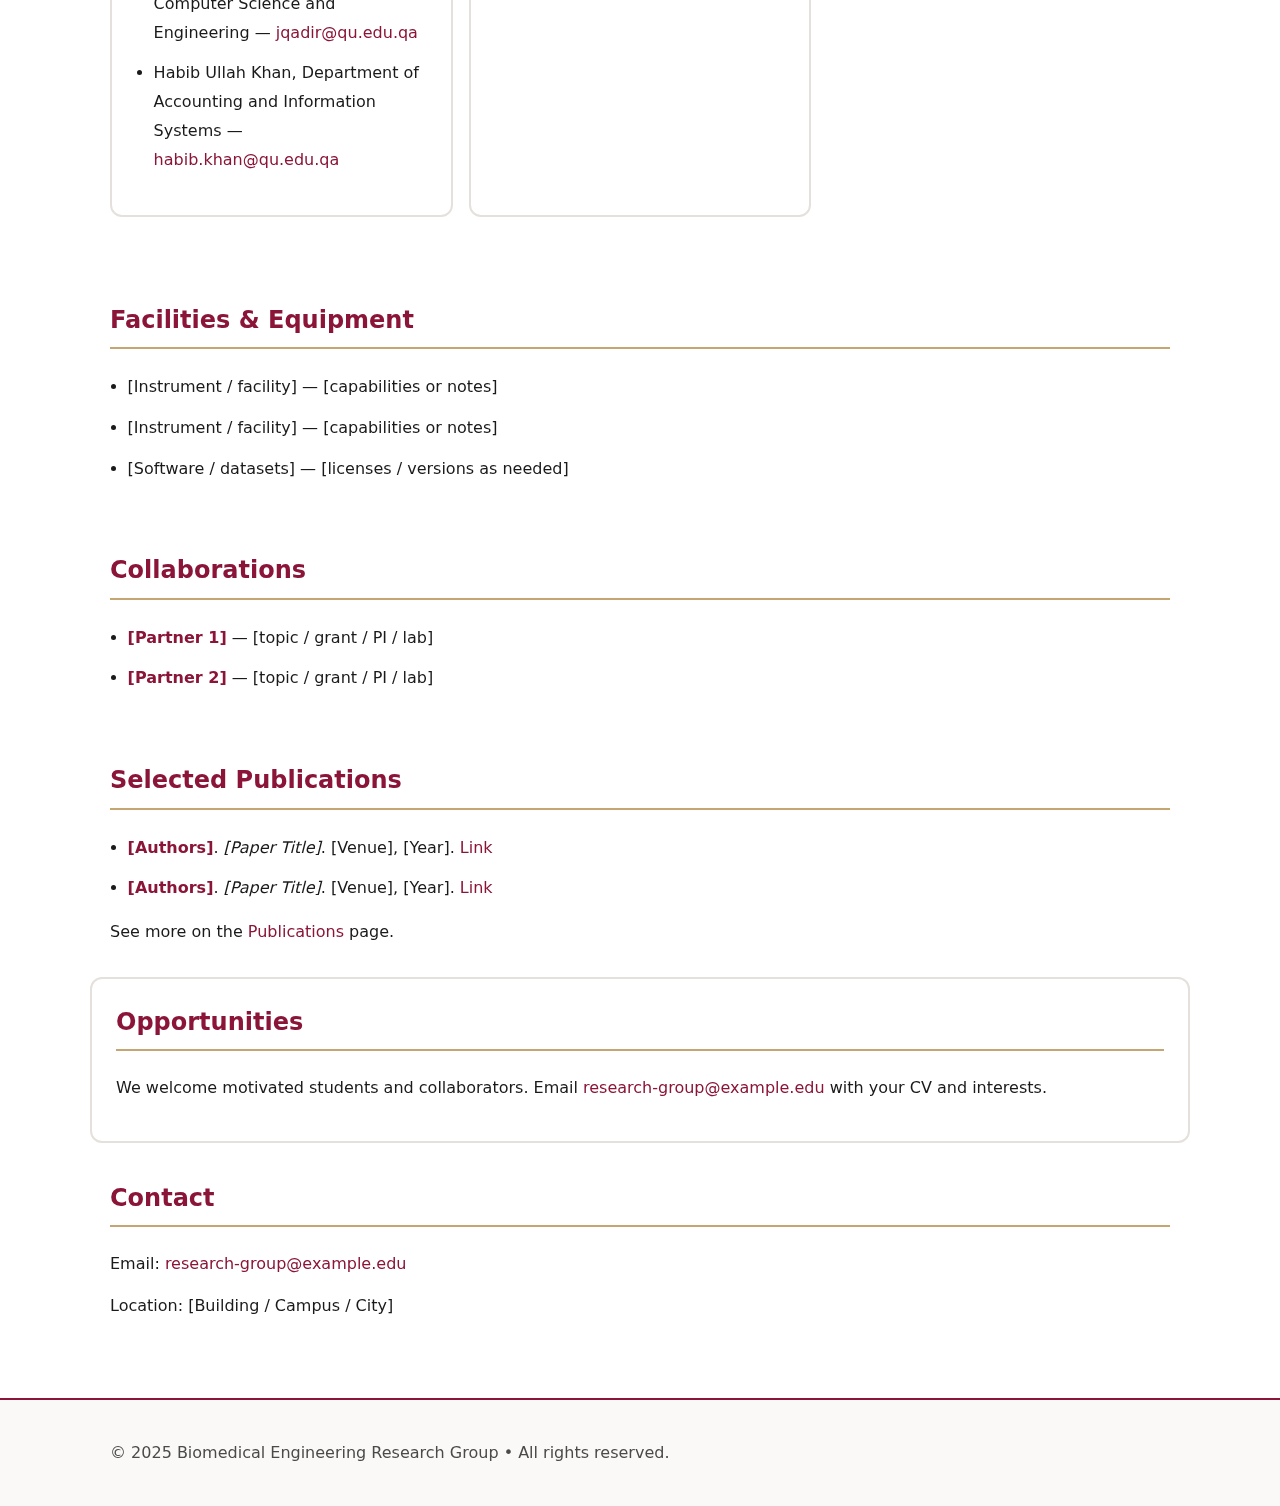
<file: health-informatics-ai.html>
<!DOCTYPE html>
<html lang="en">
<head>
  <meta charset="utf-8">
  <meta name="viewport" content="width=device-width, initial-scale=1">
  <title>Health Informatics and AI • Biomedical Engineering Research Group</title>
  <meta name="description" content="Health Informatics and AI subgroup page">
  <link rel="stylesheet" href="style.css">
  <link rel="icon" href="assets/logo.svg">
</head>
<body>

  <header class="site-header">
    <div class="container nav">
      <a class="brand" href="index.html">
        <img src="assets/logo.svg" alt="Group Logo" class="logo">
        <span>Biomedical Engineering Research Group</span>
      </a>
      <button class="nav-toggle" aria-label="Open Menu" aria-expanded="false">&#9776;</button>
      <nav class="menu">
        <a href="index.html">Home</a> <a href="mission.html">Mission & Vision</a> <a href="subgroups.html" class="active">Subgroups</a> <a href="who-we-are.html">Who We Are</a> <a href="publications.html">Publications</a> <a href="events.html">Events</a> <a href="index.html#contact">Contact</a>
      </nav>
    </div>
  </header>

  <main class="site-main">
    <section class="container">
      <a href="subgroups.html" class="arrow">← Back to Subgroups</a>
      <h1>Health Informatics and AI</h1>
      <p class="lead">Predictive modeling, clinical decision support, and bioinformatics.</p>
    </section>

    <section class="container card">
      <h2 style="margin-top:0">Overview</h2>
      <p>[1–2 paragraphs describing the subgroup’s focus, goals, and impact.]</p>
      <ul>
        <li><strong>Themes:</strong> [theme 1], [theme 2], [theme 3]</li>
        <li><strong>Application areas:</strong> [area 1], [area 2], [area 3]</li>
      </ul>
    </section>

    <section class="container">
      <h2>Current Projects</h2>
      <div class="grid">
        <article class="card">
          <h3>[Project Title]</h3>
          <p>[1–2 sentence summary with methods and expected outcomes.]</p>
          <p class="muted"><em>Leads:</em> [Name1], [Name2]</p>
        </article>
        <article class="card">
          <h3>[Project Title]</h3>
          <p>[1–2 sentence summary with methods and expected outcomes.]</p>
          <p class="muted"><em>Leads:</em> [Name1], [Name2]</p>
        </article>
      </div>
    </section>

    <section class="container">
      <h2>Members</h2>
      <div class="grid">
        <article class="card">
          <h3>Faculty Leads</h3>
          <ul class="news">
            <li>Prof Serkan Kiranyaz,
              Department of Electrical Engineering — <a href="mailto:[email]">mkiranyaz@qu.edu.qa</a></li>
            <li>Somaya Al-Maadeed,
              Department of Computer Science and Engineering — <a href="mailto:[email]">s_alali@qu.edu.qa</a></li>
            <li>Muhammad E. H. Chowdhury,
              Department of Electrical Engineering — <a href="mailto:[email]">mchowdhury@qu.edu.qa</a></li>
            <li>Dr. Muhammad Salman Khan,
              Department of Electrical Engineering — <a href="mailto:[email]">salman@qu.edu.qa</a></li>
            <li>Junaid Qadir,
              Department of Computer Science and Engineering — <a href="mailto:[email]">jqadir@qu.edu.qa</a></li>
            <li>Habib Ullah Khan,
              Department of Accounting and Information Systems — <a href="mailto:[email]">habib.khan@qu.edu.qa</a></li>
          </ul>
        </article>
        <article class="card">
          <h3>Researchers & Students</h3>
          <ul class="news">
            <li>[Name] — [Role]</li>
            <li>[Name] — [Role]</li>
            <li>[Name] — [Role]</li>
          </ul>
        </article>
      </div>
    </section>

    <section class="container">
      <h2>Facilities & Equipment</h2>
      <ul class="news">
        <li>[Instrument / facility] — [capabilities or notes]</li>
        <li>[Instrument / facility] — [capabilities or notes]</li>
        <li>[Software / datasets] — [licenses / versions as needed]</li>
      </ul>
    </section>

    <section class="container">
      <h2>Collaborations</h2>
      <ul class="news">
        <li><strong>[Partner 1]</strong> — [topic / grant / PI / lab]</li>
        <li><strong>[Partner 2]</strong> — [topic / grant / PI / lab]</li>
      </ul>
    </section>

    <section class="container">
      <h2>Selected Publications</h2>
      <ul class="news">
        <li><strong>[Authors]</strong>. <em>[Paper Title]</em>. [Venue], [Year]. <a href="[link]" target="_blank" rel="noopener">Link</a></li>
        <li><strong>[Authors]</strong>. <em>[Paper Title]</em>. [Venue], [Year]. <a href="[link]" target="_blank" rel="noopener">Link</a></li>
      </ul>
      <p>See more on the <a href="publications.html">Publications</a> page.</p>
    </section>

    <section class="container card">
      <h2 style="margin-top:0">Opportunities</h2>
      <p>We welcome motivated students and collaborators. Email <a href="mailto:research-group@example.edu">research-group@example.edu</a> with your CV and interests.</p>
    </section>

    <section class="container">
      <h2>Contact</h2>
      <p>Email: <a href="mailto:research-group@example.edu">research-group@example.edu</a></p>
      <p>Location: [Building / Campus / City]</p>
    </section>
  </main>

  <footer class="site-footer">
    <div class="container">
      <p>© 2025 Biomedical Engineering Research Group • All rights reserved.</p>
    </div>
  </footer>
  <script>
    const toggle = document.querySelector('.nav-toggle');
    const menu = document.querySelector('.menu');
    if(toggle && menu){
      toggle.addEventListener('click', ()=>{
        const open = menu.classList.toggle('open');
        toggle.setAttribute('aria-expanded', open ? 'true' : 'false');
      });
    }
  </script>
</body>
</html>
</file>
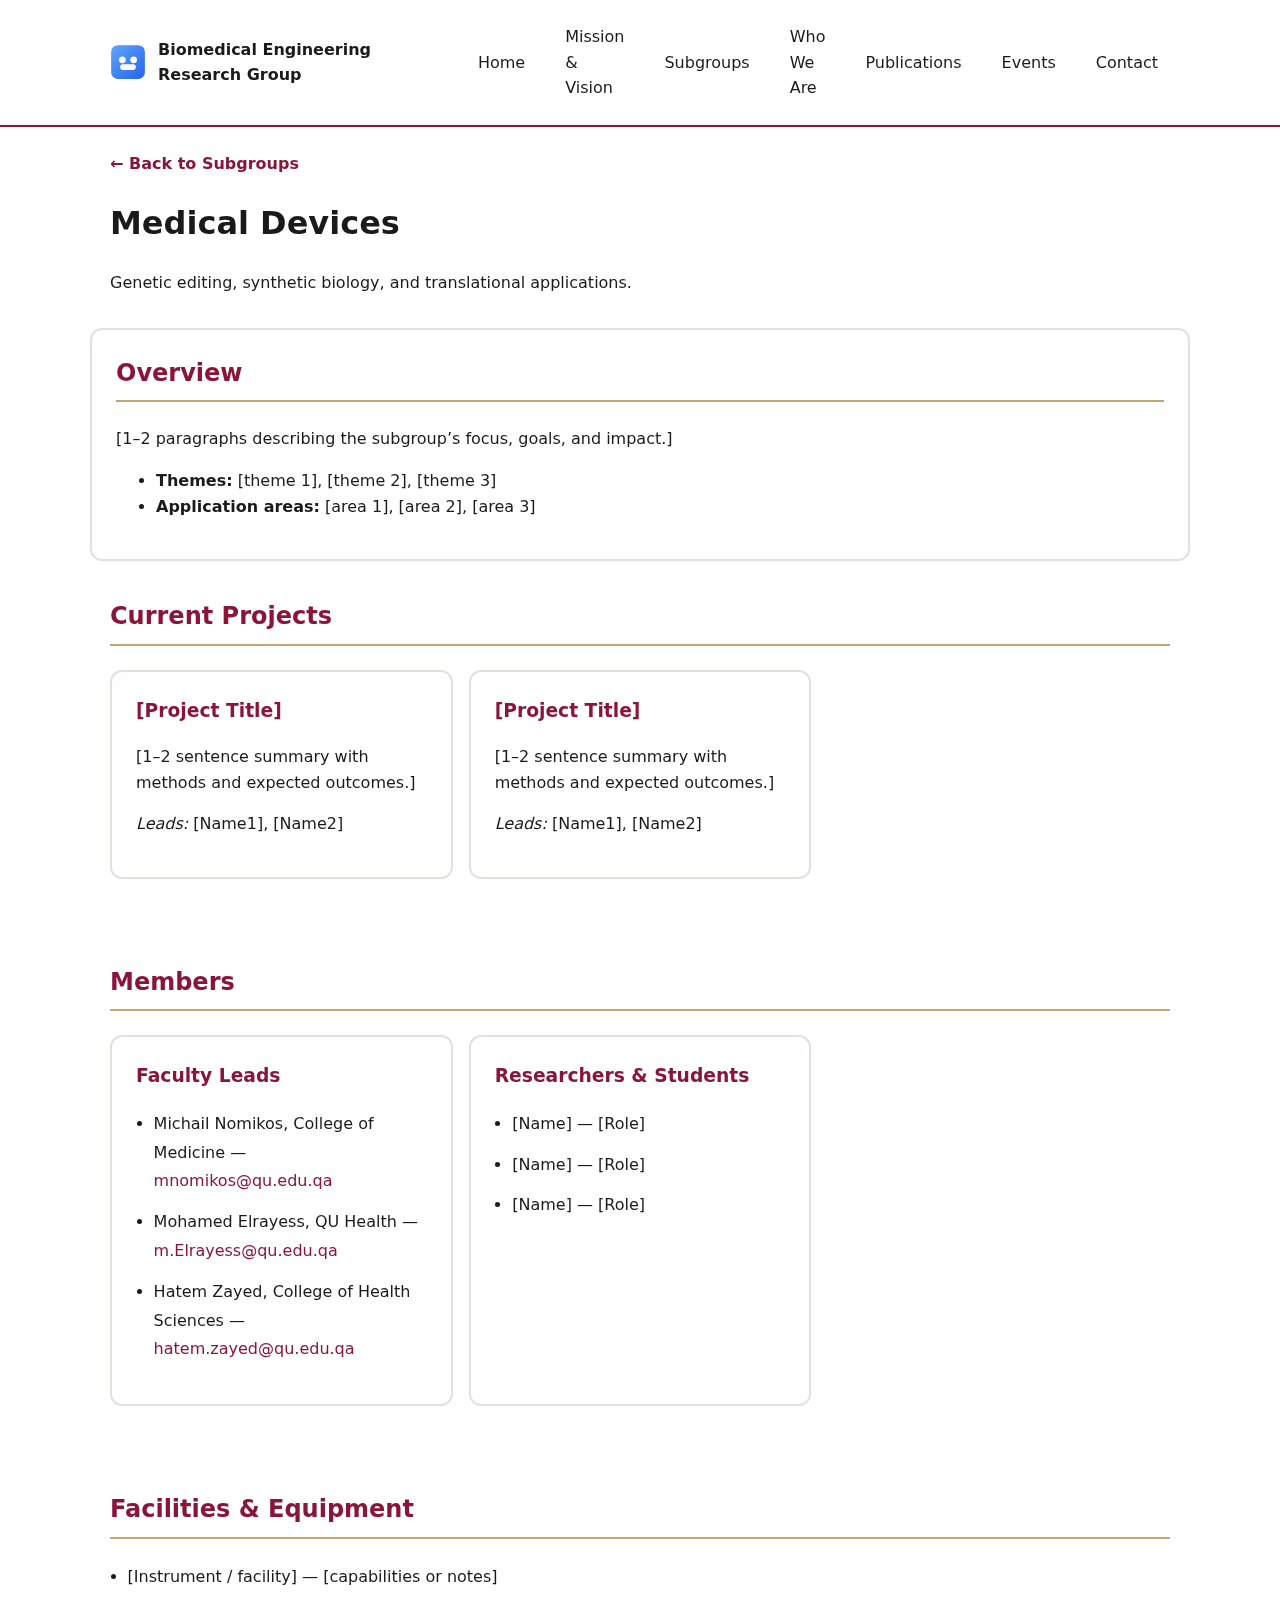
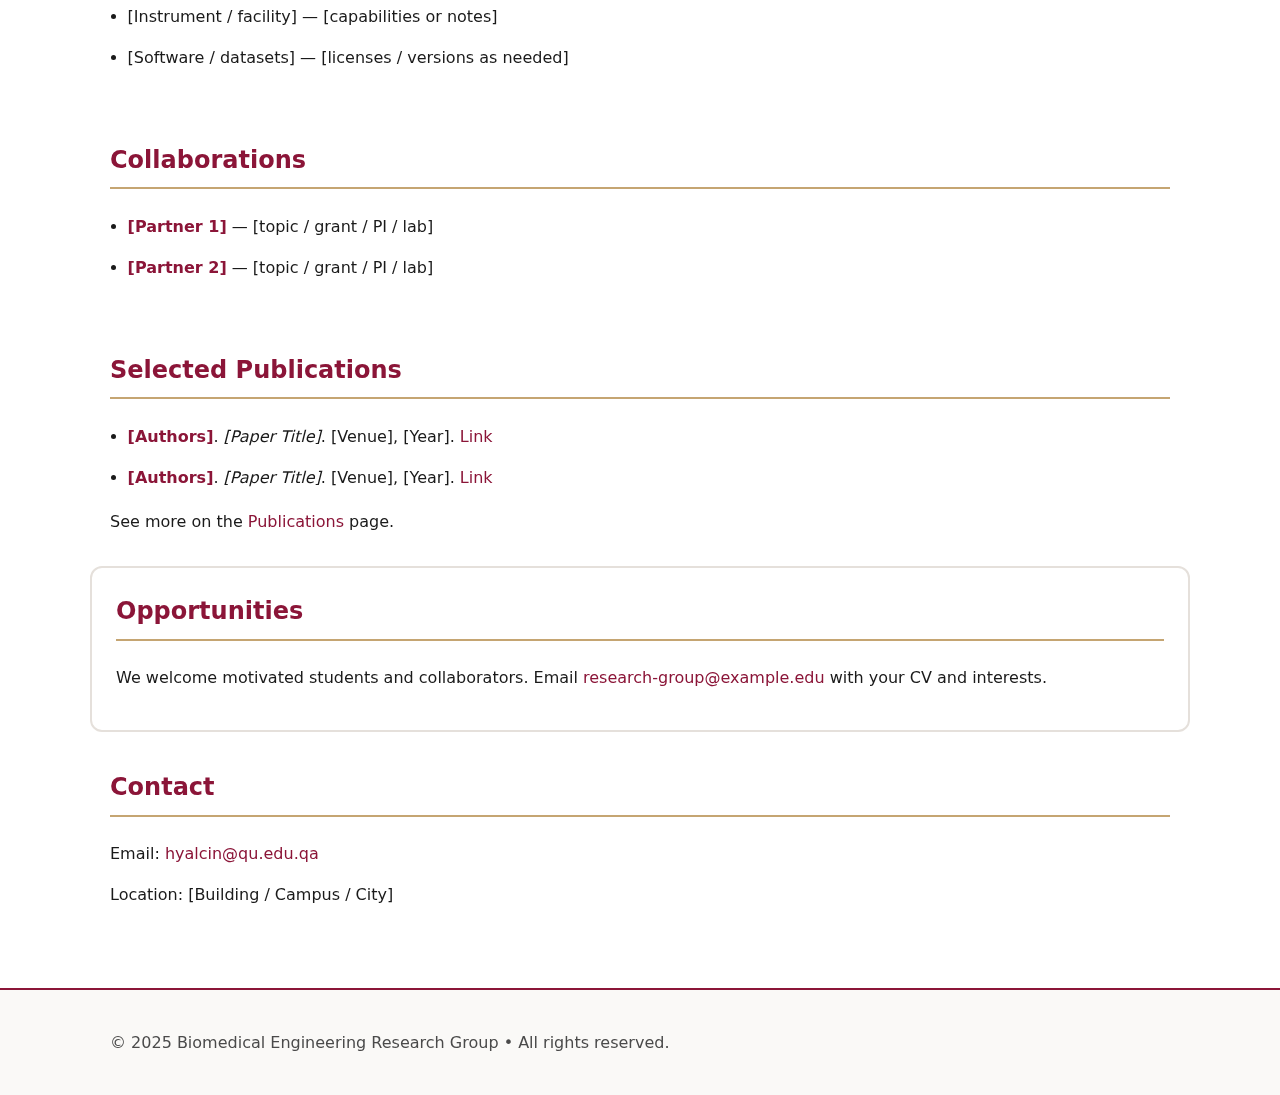
<file: medicaldevices.html>
<!DOCTYPE html>
<html lang="en">
<head>
  <meta charset="utf-8">
  <meta name="viewport" content="width=device-width, initial-scale=1">
  <title>Genetic Engineering • Biomedical Engineering Research Group</title>
  <meta name="description" content="Genetic Engineering subgroup page">
  <link rel="stylesheet" href="style.css">
  <link rel="icon" href="assets/logo.svg">
</head>
<body>

  <header class="site-header">
    <div class="container nav">
      <a class="brand" href="index.html">
        <img src="assets/logo.svg" alt="Group Logo" class="logo">
        <span>Biomedical Engineering Research Group</span>
      </a>
      <button class="nav-toggle" aria-label="Open Menu" aria-expanded="false">&#9776;</button>
      <nav class="menu">
        <a href="index.html">Home</a> <a href="mission.html">Mission & Vision</a> <a href="subgroups.html" class="active">Subgroups</a> <a href="who-we-are.html">Who We Are</a> <a href="publications.html">Publications</a> <a href="events.html">Events</a> <a href="index.html#contact">Contact</a>
      </nav>
    </div>
  </header>

  <main class="site-main">
    <section class="container">
      <a href="subgroups.html" class="arrow">← Back to Subgroups</a>
      <h1>Medical Devices</h1>
      <p class="lead">Genetic editing, synthetic biology, and translational applications.</p>
    </section>

    <section class="container card">
      <h2 style="margin-top:0">Overview</h2>
      <p>[1–2 paragraphs describing the subgroup’s focus, goals, and impact.]</p>
      <ul>
        <li><strong>Themes:</strong> [theme 1], [theme 2], [theme 3]</li>
        <li><strong>Application areas:</strong> [area 1], [area 2], [area 3]</li>
      </ul>
    </section>

    <section class="container">
      <h2>Current Projects</h2>
      <div class="grid">
        <article class="card">
          <h3>[Project Title]</h3>
          <p>[1–2 sentence summary with methods and expected outcomes.]</p>
          <p class="muted"><em>Leads:</em> [Name1], [Name2]</p>
        </article>
        <article class="card">
          <h3>[Project Title]</h3>
          <p>[1–2 sentence summary with methods and expected outcomes.]</p>
          <p class="muted"><em>Leads:</em> [Name1], [Name2]</p>
        </article>
      </div>
    </section>

    <section class="container">
      <h2>Members</h2>
      <div class="grid">
        <article class="card">
          <h3>Faculty Leads</h3>
          <ul class="news">
            <li>Michail Nomikos, College of Medicine — <a href="mailto:[email]">mnomikos@qu.edu.qa</a></li>
            <li>Mohamed Elrayess, QU Health — <a href="mailto:[email]">m.Elrayess@qu.edu.qa</a></li>
            <li>Hatem Zayed, College of Health Sciences — <a href="mailto:[email]">hatem.zayed@qu.edu.qa</a></li>
          </ul>
        </article>
        <article class="card">
          <h3>Researchers & Students</h3>
          <ul class="news">
            <li>[Name] — [Role]</li>
            <li>[Name] — [Role]</li>
            <li>[Name] — [Role]</li>
          </ul>
        </article>
      </div>
    </section>

    <section class="container">
      <h2>Facilities & Equipment</h2>
      <ul class="news">
        <li>[Instrument / facility] — [capabilities or notes]</li>
        <li>[Instrument / facility] — [capabilities or notes]</li>
        <li>[Software / datasets] — [licenses / versions as needed]</li>
      </ul>
    </section>

    <section class="container">
      <h2>Collaborations</h2>
      <ul class="news">
        <li><strong>[Partner 1]</strong> — [topic / grant / PI / lab]</li>
        <li><strong>[Partner 2]</strong> — [topic / grant / PI / lab]</li>
      </ul>
    </section>

    <section class="container">
      <h2>Selected Publications</h2>
      <ul class="news">
        <li><strong>[Authors]</strong>. <em>[Paper Title]</em>. [Venue], [Year]. <a href="[link]" target="_blank" rel="noopener">Link</a></li>
        <li><strong>[Authors]</strong>. <em>[Paper Title]</em>. [Venue], [Year]. <a href="[link]" target="_blank" rel="noopener">Link</a></li>
      </ul>
      <p>See more on the <a href="publications.html">Publications</a> page.</p>
    </section>

    <section class="container card">
      <h2 style="margin-top:0">Opportunities</h2>
      <p>We welcome motivated students and collaborators. Email <a href="mailto:research-group@example.edu">research-group@example.edu</a> with your CV and interests.</p>
    </section>

    <section class="container">
      <h2>Contact</h2>
      <p>Email: <a href="mailto:research-group@example.edu">hyalcin@qu.edu.qa</a></p>
      <p>Location: [Building / Campus / City]</p>
    </section>
  </main>

  <footer class="site-footer">
    <div class="container">
      <p>© 2025 Biomedical Engineering Research Group • All rights reserved.</p>
    </div>
  </footer>
  <script>
    const toggle = document.querySelector('.nav-toggle');
    const menu = document.querySelector('.menu');
    if(toggle && menu){
      toggle.addEventListener('click', ()=>{
        const open = menu.classList.toggle('open');
        toggle.setAttribute('aria-expanded', open ? 'true' : 'false');
      });
    }
  </script>
</body>
</html>
</file>
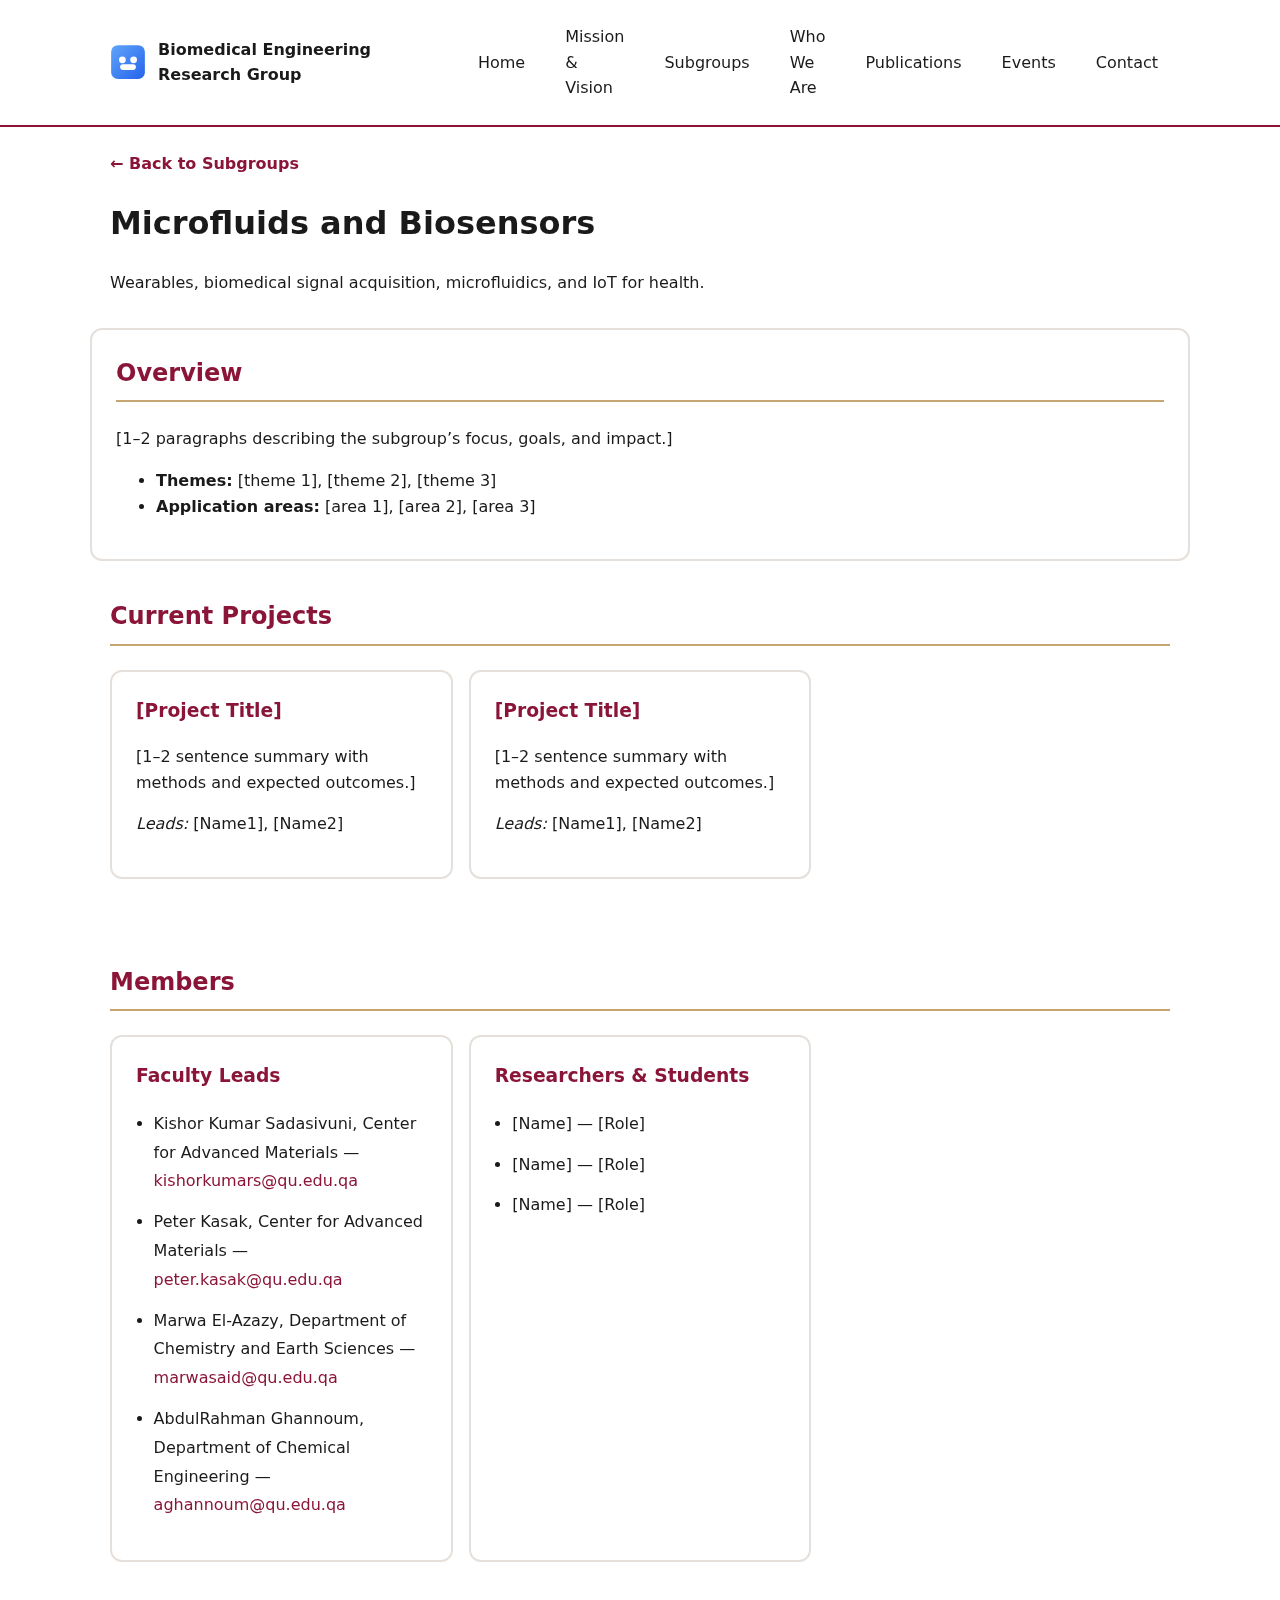
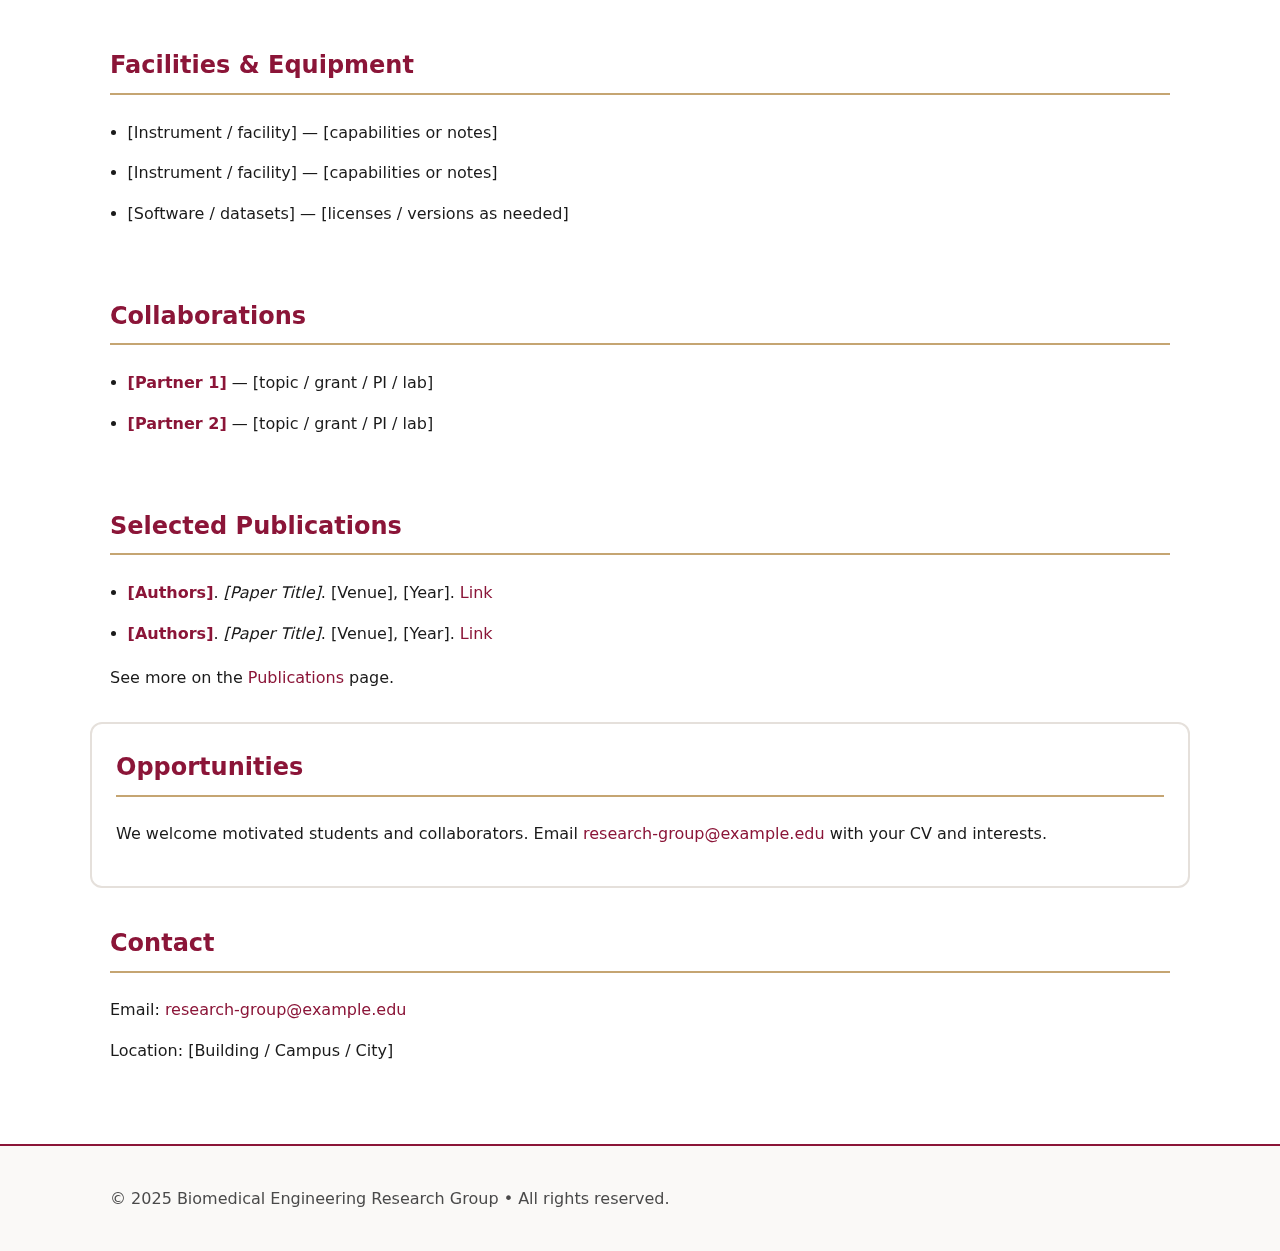
<file: microfluidics-biosensors.html>
<!DOCTYPE html>
<html lang="en">
<head>
  <meta charset="utf-8">
  <meta name="viewport" content="width=device-width, initial-scale=1">
  <title>Microfluids and Biosensors • Biomedical Engineering Research Group</title>
  <meta name="description" content="Microfluids and Biosensors subgroup page">
  <link rel="stylesheet" href="style.css">
  <link rel="icon" href="assets/logo.svg">
</head>
<body>

  <header class="site-header">
    <div class="container nav">
      <a class="brand" href="index.html">
        <img src="assets/logo.svg" alt="Group Logo" class="logo">
        <span>Biomedical Engineering Research Group</span>
      </a>
      <button class="nav-toggle" aria-label="Open Menu" aria-expanded="false">&#9776;</button>
      <nav class="menu">
        <a href="index.html">Home</a> <a href="mission.html">Mission & Vision</a> <a href="subgroups.html" class="active">Subgroups</a> <a href="who-we-are.html">Who We Are</a> <a href="publications.html">Publications</a> <a href="events.html">Events</a> <a href="index.html#contact">Contact</a>
      </nav>
    </div>
  </header>

  <main class="site-main">
    <section class="container">
      <a href="subgroups.html" class="arrow">← Back to Subgroups</a>
      <h1>Microfluids and Biosensors</h1>
      <p class="lead">Wearables, biomedical signal acquisition, microfluidics, and IoT for health.</p>
    </section>

    <section class="container card">
      <h2 style="margin-top:0">Overview</h2>
      <p>[1–2 paragraphs describing the subgroup’s focus, goals, and impact.]</p>
      <ul>
        <li><strong>Themes:</strong> [theme 1], [theme 2], [theme 3]</li>
        <li><strong>Application areas:</strong> [area 1], [area 2], [area 3]</li>
      </ul>
    </section>

    <section class="container">
      <h2>Current Projects</h2>
      <div class="grid">
        <article class="card">
          <h3>[Project Title]</h3>
          <p>[1–2 sentence summary with methods and expected outcomes.]</p>
          <p class="muted"><em>Leads:</em> [Name1], [Name2]</p>
        </article>
        <article class="card">
          <h3>[Project Title]</h3>
          <p>[1–2 sentence summary with methods and expected outcomes.]</p>
          <p class="muted"><em>Leads:</em> [Name1], [Name2]</p>
        </article>
      </div>
    </section>

    <section class="container">
      <h2>Members</h2>
      <div class="grid">
        <article class="card">
          <h3>Faculty Leads</h3>
          <ul class="news">
            <li>Kishor Kumar Sadasivuni, Center for Advanced Materials — <a href="mailto:[email]">kishorkumars@qu.edu.qa</a></li>
            <li>Peter Kasak, Center for Advanced Materials — <a href="mailto:[email]">peter.kasak@qu.edu.qa</a></li>
            <li>Marwa El-Azazy, Department of Chemistry and Earth Sciences — <a href="mailto:[email]">marwasaid@qu.edu.qa</a></li>
            <li>AbdulRahman Ghannoum, Department of Chemical Engineering — <a href="mailto:[email]">aghannoum@qu.edu.qa</a></li>
          </ul>
        </article>
        <article class="card">
          <h3>Researchers & Students</h3>
          <ul class="news">
            <li>[Name] — [Role]</li>
            <li>[Name] — [Role]</li>
            <li>[Name] — [Role]</li>
          </ul>
        </article>
      </div>
    </section>

    <section class="container">
      <h2>Facilities & Equipment</h2>
      <ul class="news">
        <li>[Instrument / facility] — [capabilities or notes]</li>
        <li>[Instrument / facility] — [capabilities or notes]</li>
        <li>[Software / datasets] — [licenses / versions as needed]</li>
      </ul>
    </section>

    <section class="container">
      <h2>Collaborations</h2>
      <ul class="news">
        <li><strong>[Partner 1]</strong> — [topic / grant / PI / lab]</li>
        <li><strong>[Partner 2]</strong> — [topic / grant / PI / lab]</li>
      </ul>
    </section>

    <section class="container">
      <h2>Selected Publications</h2>
      <ul class="news">
        <li><strong>[Authors]</strong>. <em>[Paper Title]</em>. [Venue], [Year]. <a href="[link]" target="_blank" rel="noopener">Link</a></li>
        <li><strong>[Authors]</strong>. <em>[Paper Title]</em>. [Venue], [Year]. <a href="[link]" target="_blank" rel="noopener">Link</a></li>
      </ul>
      <p>See more on the <a href="publications.html">Publications</a> page.</p>
    </section>

    <section class="container card">
      <h2 style="margin-top:0">Opportunities</h2>
      <p>We welcome motivated students and collaborators. Email <a href="mailto:research-group@example.edu">research-group@example.edu</a> with your CV and interests.</p>
    </section>

    <section class="container">
      <h2>Contact</h2>
      <p>Email: <a href="mailto:research-group@example.edu">research-group@example.edu</a></p>
      <p>Location: [Building / Campus / City]</p>
    </section>
  </main>

  <footer class="site-footer">
    <div class="container">
      <p>© 2025 Biomedical Engineering Research Group • All rights reserved.</p>
    </div>
  </footer>
  <script>
    const toggle = document.querySelector('.nav-toggle');
    const menu = document.querySelector('.menu');
    if(toggle && menu){
      toggle.addEventListener('click', ()=>{
        const open = menu.classList.toggle('open');
        toggle.setAttribute('aria-expanded', open ? 'true' : 'false');
      });
    }
  </script>
</body>
</html>
</file>
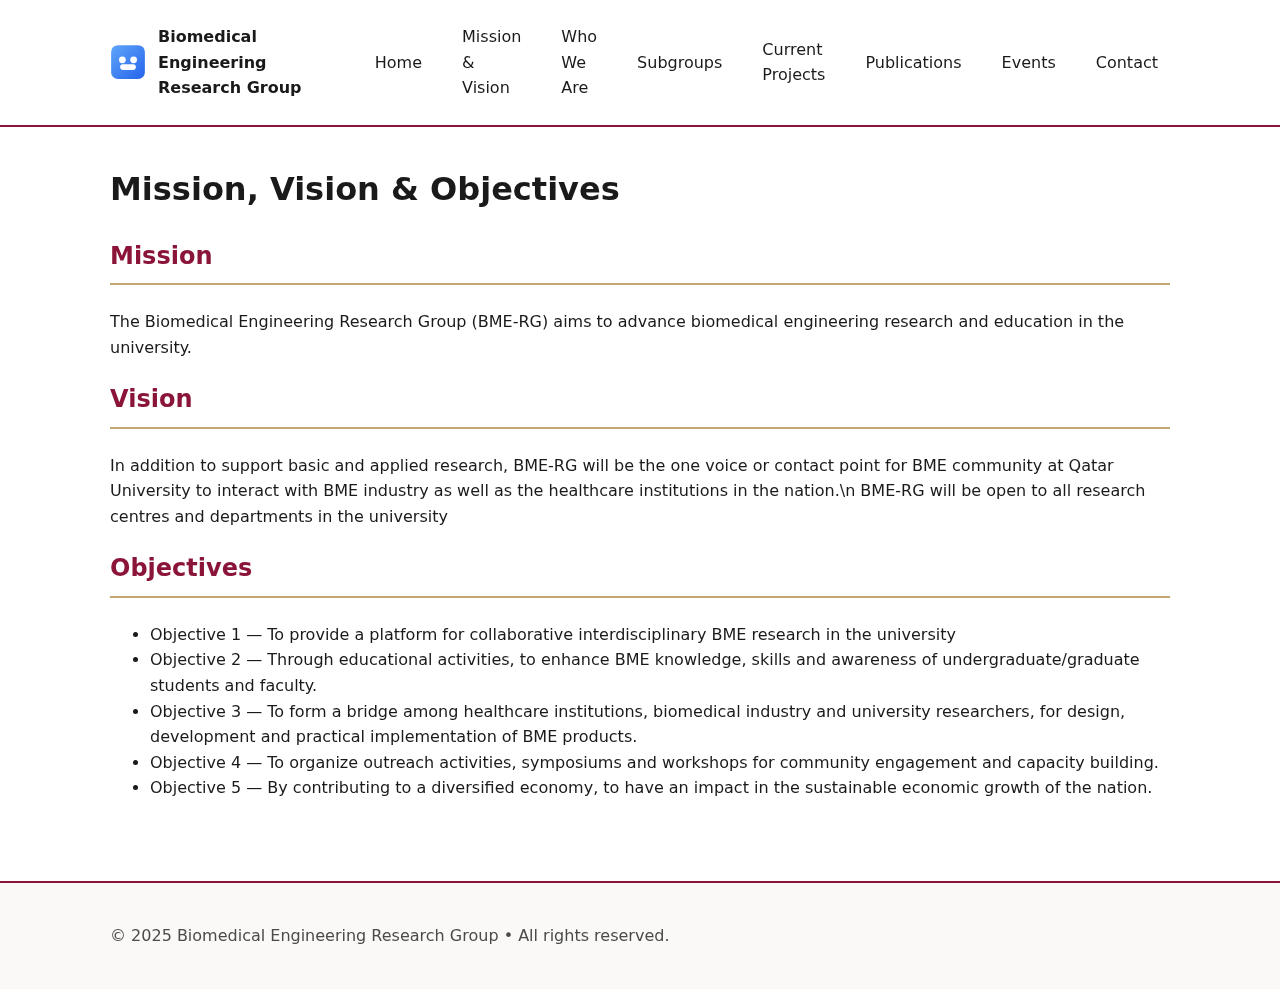
<file: mission.html>
<!DOCTYPE html>
<html lang="en">
<head>
  <meta charset="utf-8">
  <meta name="viewport" content="width=device-width, initial-scale=1">
  <title>Mission & Vision • Biomedical Engineering Research Group</title>
  <meta name="description" content="Biomedical Engineering Research Group">
  <link rel="stylesheet" href="style.css">
  <link rel="icon" href="assets/logo.svg">
</head>
<body>
  <header class="site-header">
    <div class="container nav">
      <a class="brand" href="index.html">
        <img src="assets/logo.svg" alt="Group Logo" class="logo">
        <span>Biomedical Engineering Research Group</span>
      </a>
      <button class="nav-toggle" aria-label="Open Menu" aria-expanded="false">&#9776;</button>
      <nav class="menu">
        <a href="index.html">Home</a>
        <a href="mission.html">Mission & Vision</a>
        <a href="whoweare.html">Who We Are</a>
        <a href="subgroups.html">Subgroups</a>
        <a href="currentprojects.html">Current Projects</a>
        <a href="publications.html">Publications</a>
        <a href="events.html">Events</a>
        <a href="#contact">Contact</a>
      </nav>
    </div>
  </header>
  <main class="site-main">

<section class="container">
  <h1>Mission, Vision & Objectives</h1>
  <h2>Mission</h2>
  <p>The Biomedical Engineering Research Group (BME-RG) aims to advance biomedical engineering research and education in the university.</p>

  <h2>Vision</h2>
  <p>In addition to support basic and applied research, BME-RG will be the one voice or contact point for BME community at Qatar University to interact with BME industry as well as the healthcare institutions in the nation.\n 
    BME-RG will be open to all research centres and departments in the university</p>

  <h2>Objectives</h2>
  <ul>
    <li>Objective 1 — To provide a platform for collaborative interdisciplinary BME research in the university</li>
    <li>Objective 2 — Through educational activities, to enhance BME knowledge, skills and awareness of
      undergraduate/graduate students and faculty.</li>
    <li>Objective 3 — To form a bridge among healthcare institutions, biomedical industry and university
      researchers, for design, development and practical implementation of BME products.</li>
    <li>Objective 4 — To organize outreach activities, symposiums and workshops for community engagement
      and capacity building.</li>
    <li>Objective 5 — By contributing to a diversified economy, to have an impact in the sustainable economic
      growth of the nation.</li>
  </ul>
</section>

  </main>
  <footer class="site-footer">
    <div class="container">
      <p>© 2025 Biomedical Engineering Research Group • All rights reserved.</p>
    </div>
  </footer>
  <script src="script.js"></script>
</body>
</html>
</file>
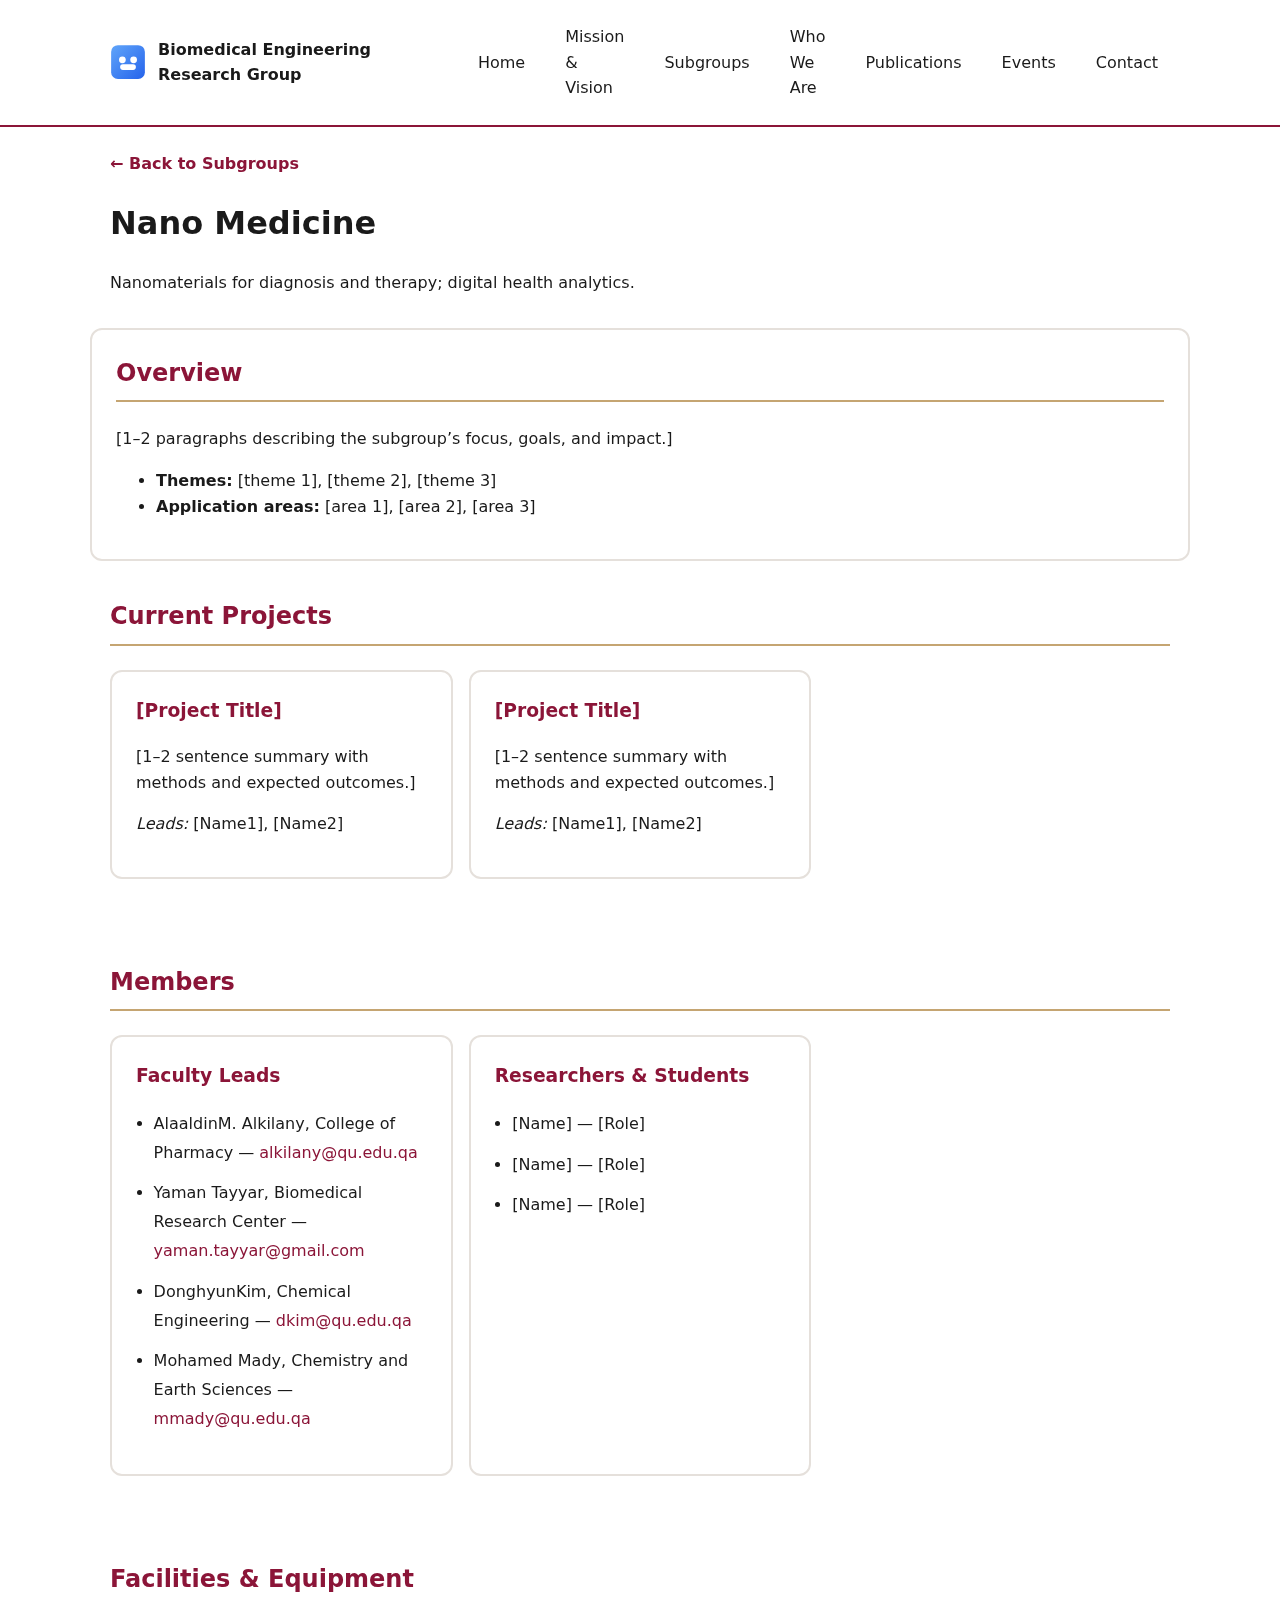
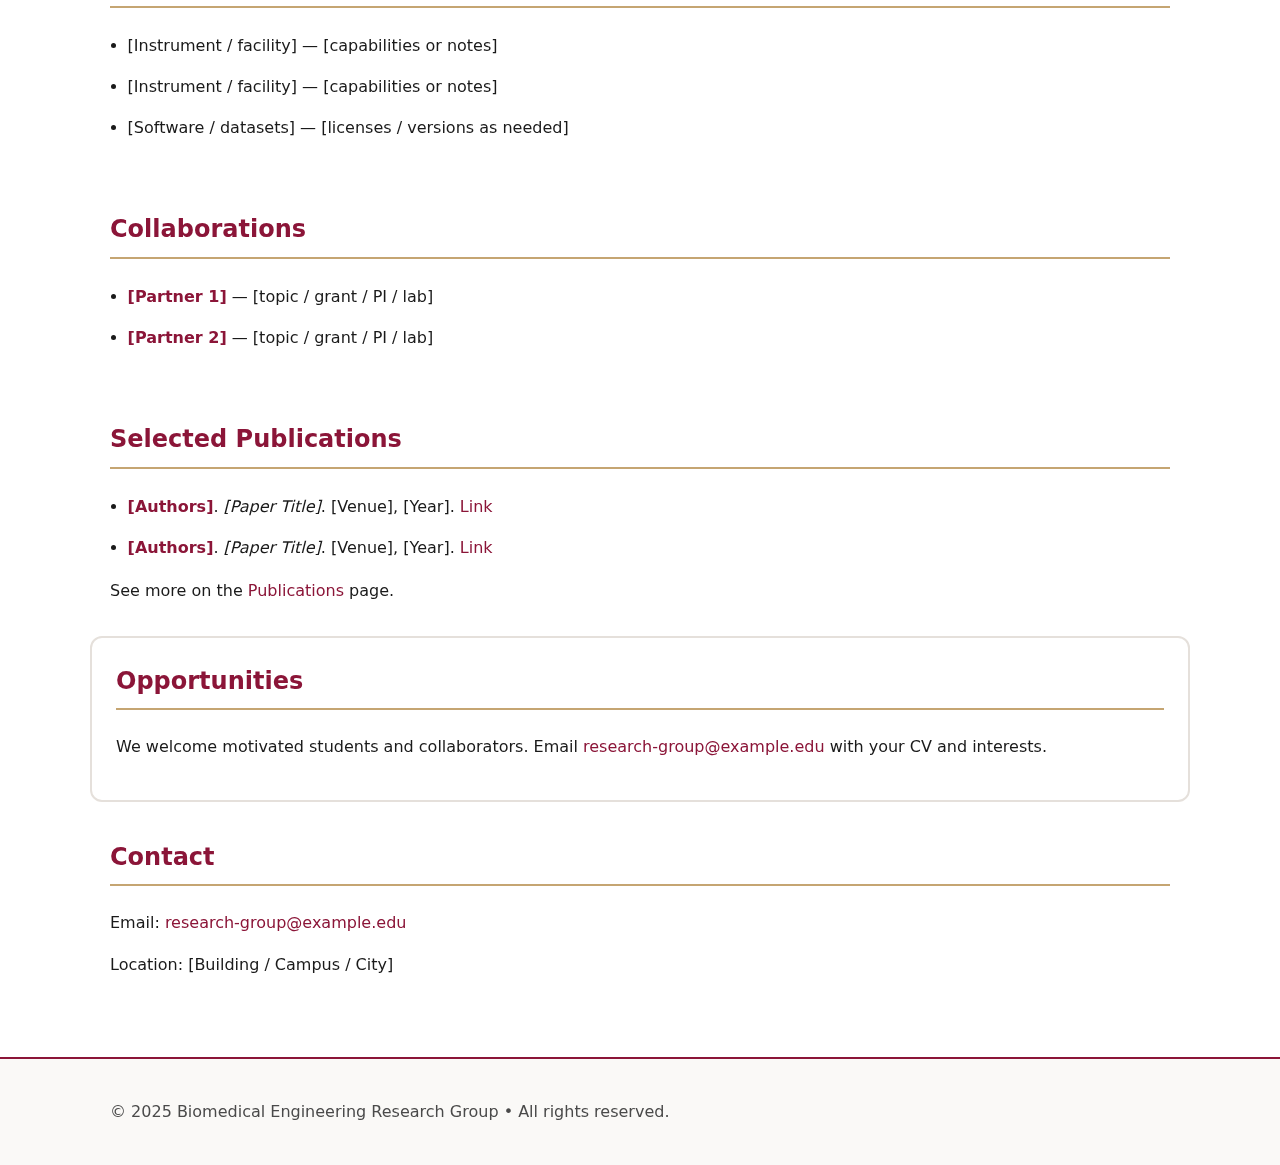
<file: nano-medicine.html>
<!DOCTYPE html>
<html lang="en">
<head>
  <meta charset="utf-8">
  <meta name="viewport" content="width=device-width, initial-scale=1">
  <title>Nano Medicine • Biomedical Engineering Research Group</title>
  <meta name="description" content="Nano Medicine subgroup page">
  <link rel="stylesheet" href="style.css">
  <link rel="icon" href="assets/logo.svg">
</head>
<body>

  <header class="site-header">
    <div class="container nav">
      <a class="brand" href="index.html">
        <img src="assets/logo.svg" alt="Group Logo" class="logo">
        <span>Biomedical Engineering Research Group</span>
      </a>
      <button class="nav-toggle" aria-label="Open Menu" aria-expanded="false">&#9776;</button>
      <nav class="menu">
        <a href="index.html">Home</a> <a href="mission.html">Mission & Vision</a> <a href="subgroups.html" class="active">Subgroups</a> <a href="who-we-are.html">Who We Are</a> <a href="publications.html">Publications</a> <a href="events.html">Events</a> <a href="index.html#contact">Contact</a>
      </nav>
    </div>
  </header>

  <main class="site-main">
    <section class="container">
      <a href="subgroups.html" class="arrow">← Back to Subgroups</a>
      <h1>Nano Medicine</h1>
      <p class="lead">Nanomaterials for diagnosis and therapy; digital health analytics.</p>
    </section>

    <section class="container card">
      <h2 style="margin-top:0">Overview</h2>
      <p>[1–2 paragraphs describing the subgroup’s focus, goals, and impact.]</p>
      <ul>
        <li><strong>Themes:</strong> [theme 1], [theme 2], [theme 3]</li>
        <li><strong>Application areas:</strong> [area 1], [area 2], [area 3]</li>
      </ul>
    </section>

    <section class="container">
      <h2>Current Projects</h2>
      <div class="grid">
        <article class="card">
          <h3>[Project Title]</h3>
          <p>[1–2 sentence summary with methods and expected outcomes.]</p>
          <p class="muted"><em>Leads:</em> [Name1], [Name2]</p>
        </article>
        <article class="card">
          <h3>[Project Title]</h3>
          <p>[1–2 sentence summary with methods and expected outcomes.]</p>
          <p class="muted"><em>Leads:</em> [Name1], [Name2]</p>
        </article>
      </div>
    </section>

    <section class="container">
      <h2>Members</h2>
      <div class="grid">
        <article class="card">
          <h3>Faculty Leads</h3>
          <ul class="news">
            <li>AlaaldinM. Alkilany, College of Pharmacy — <a href="mailto:[email]">alkilany@qu.edu.qa</a></li>
            <li>Yaman Tayyar, Biomedical Research Center — <a href="mailto:[email]">yaman.tayyar@gmail.com</a></li>
            <li>DonghyunKim, Chemical Engineering — <a href="mailto:[email]">dkim@qu.edu.qa</a></li>
            <li>Mohamed Mady, Chemistry and Earth Sciences — <a href="mailto:[email]">mmady@qu.edu.qa</a></li>
          </ul>
        </article>
        <article class="card">
          <h3>Researchers & Students</h3>
          <ul class="news">
            <li>[Name] — [Role]</li>
            <li>[Name] — [Role]</li>
            <li>[Name] — [Role]</li>
          </ul>
        </article>
      </div>
    </section>

    <section class="container">
      <h2>Facilities & Equipment</h2>
      <ul class="news">
        <li>[Instrument / facility] — [capabilities or notes]</li>
        <li>[Instrument / facility] — [capabilities or notes]</li>
        <li>[Software / datasets] — [licenses / versions as needed]</li>
      </ul>
    </section>

    <section class="container">
      <h2>Collaborations</h2>
      <ul class="news">
        <li><strong>[Partner 1]</strong> — [topic / grant / PI / lab]</li>
        <li><strong>[Partner 2]</strong> — [topic / grant / PI / lab]</li>
      </ul>
    </section>

    <section class="container">
      <h2>Selected Publications</h2>
      <ul class="news">
        <li><strong>[Authors]</strong>. <em>[Paper Title]</em>. [Venue], [Year]. <a href="[link]" target="_blank" rel="noopener">Link</a></li>
        <li><strong>[Authors]</strong>. <em>[Paper Title]</em>. [Venue], [Year]. <a href="[link]" target="_blank" rel="noopener">Link</a></li>
      </ul>
      <p>See more on the <a href="publications.html">Publications</a> page.</p>
    </section>

    <section class="container card">
      <h2 style="margin-top:0">Opportunities</h2>
      <p>We welcome motivated students and collaborators. Email <a href="mailto:research-group@example.edu">research-group@example.edu</a> with your CV and interests.</p>
    </section>

    <section class="container">
      <h2>Contact</h2>
      <p>Email: <a href="mailto:research-group@example.edu">research-group@example.edu</a></p>
      <p>Location: [Building / Campus / City]</p>
    </section>
  </main>

  <footer class="site-footer">
    <div class="container">
      <p>© 2025 Biomedical Engineering Research Group • All rights reserved.</p>
    </div>
  </footer>
  <script>
    const toggle = document.querySelector('.nav-toggle');
    const menu = document.querySelector('.menu');
    if(toggle && menu){
      toggle.addEventListener('click', ()=>{
        const open = menu.classList.toggle('open');
        toggle.setAttribute('aria-expanded', open ? 'true' : 'false');
      });
    }
  </script>
</body>
</html>
</file>
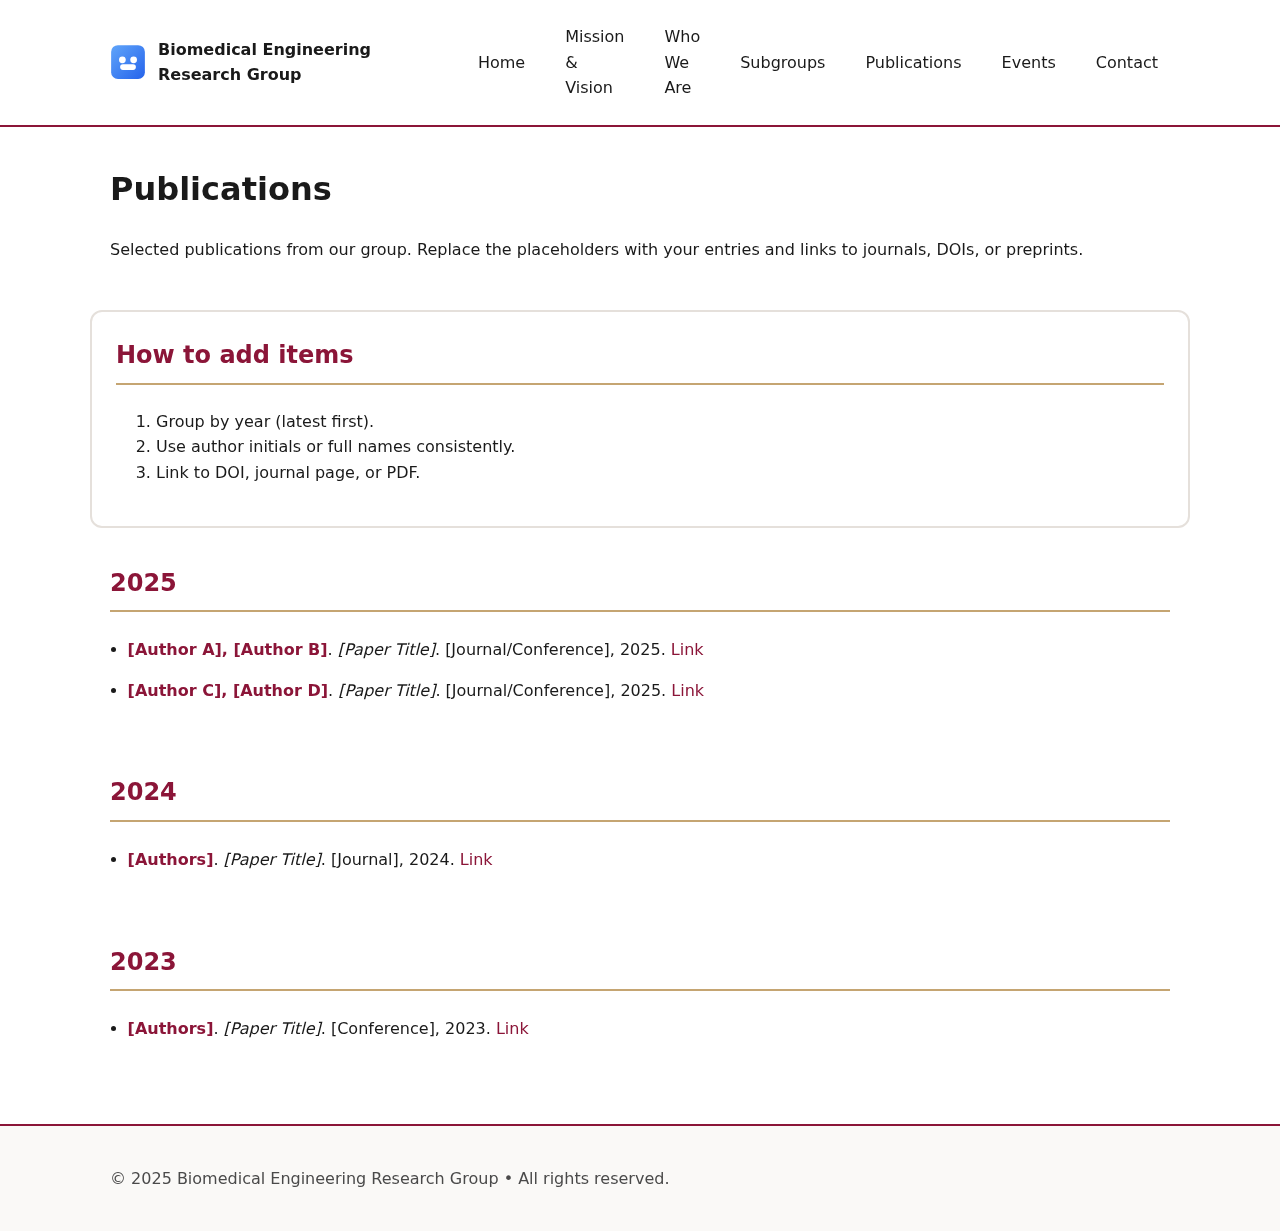
<file: publications.html>
<!DOCTYPE html>
<html lang="en">
<head>
  <meta charset="utf-8">
  <meta name="viewport" content="width=device-width, initial-scale=1">
  <title>Publications • Biomedical Engineering Research Group</title>
  <meta name="description" content="Publications from the Biomedical Engineering Research Group">
  <link rel="stylesheet" href="style.css">
  <link rel="icon" href="assets/logo.svg">
</head>
<body>

  <header class="site-header">
    <div class="container nav">
      <a class="brand" href="index.html">
        <img src="assets/logo.svg" alt="Group Logo" class="logo">
        <span>Biomedical Engineering Research Group</span>
      </a>
      <button class="nav-toggle" aria-label="Open Menu" aria-expanded="false">&#9776;</button>
      <nav class="menu">
        <a href="index.html">Home</a> 
        <a href="mission.html">Mission & Vision</a> 
        <a href="who-we-are.html">Who We Are</a> 
        <a href="subgroups.html">Subgroups</a> 
        <a href="publications.html" class="active">Publications</a> 
        <a href="events.html">Events</a> 
        <a href="index.html#contact">Contact</a>
      </nav>
    </div>
  </header>

  <main class="site-main">
    <section class="container">
      <h1>Publications</h1>
      <p class="lead">Selected publications from our group. Replace the placeholders with your entries and links to journals, DOIs, or preprints.</p>
    </section>

    <section class="container card" style="margin-top:1rem">
      <h2 style="margin-top:0">How to add items</h2>
      <ol>
        <li>Group by year (latest first).</li>
        <li>Use author initials or full names consistently.</li>
        <li>Link to DOI, journal page, or PDF.</li>
      </ol>
    </section>

    <section class="container" aria-labelledby="y2025">
      <h2 id="y2025">2025</h2>
      <ul class="news">
        <li>
          <strong>[Author A], [Author B]</strong>. <em>[Paper Title]</em>. [Journal/Conference], 2025. 
          <a href="[DOI-or-PDF-link]" target="_blank" rel="noopener">Link</a>
        </li>
        <li>
          <strong>[Author C], [Author D]</strong>. <em>[Paper Title]</em>. [Journal/Conference], 2025. 
          <a href="[DOI-or-PDF-link]" target="_blank" rel="noopener">Link</a>
        </li>
      </ul>
    </section>

    <section class="container" aria-labelledby="y2024">
      <h2 id="y2024">2024</h2>
      <ul class="news">
        <li>
          <strong>[Authors]</strong>. <em>[Paper Title]</em>. [Journal], 2024. 
          <a href="[DOI-or-PDF-link]" target="_blank" rel="noopener">Link</a>
        </li>
      </ul>
    </section>

    <section class="container" aria-labelledby="y2023">
      <h2 id="y2023">2023</h2>
      <ul class="news">
        <li>
          <strong>[Authors]</strong>. <em>[Paper Title]</em>. [Conference], 2023. 
          <a href="[DOI-or-PDF-link]" target="_blank" rel="noopener">Link</a>
        </li>
      </ul>
    </section>
  </main>

  <footer class="site-footer">
    <div class="container">
      <p>© 2025 Biomedical Engineering Research Group • All rights reserved.</p>
    </div>
  </footer>
  <script>
    const toggle = document.querySelector('.nav-toggle');
    const menu = document.querySelector('.menu');
    if(toggle && menu){ toggle.addEventListener('click', ()=>{ 
      const open = menu.classList.toggle('open'); 
      toggle.setAttribute('aria-expanded', open ? 'true' : 'false'); 
    });}
  </script>
</body>
</html>
</file>
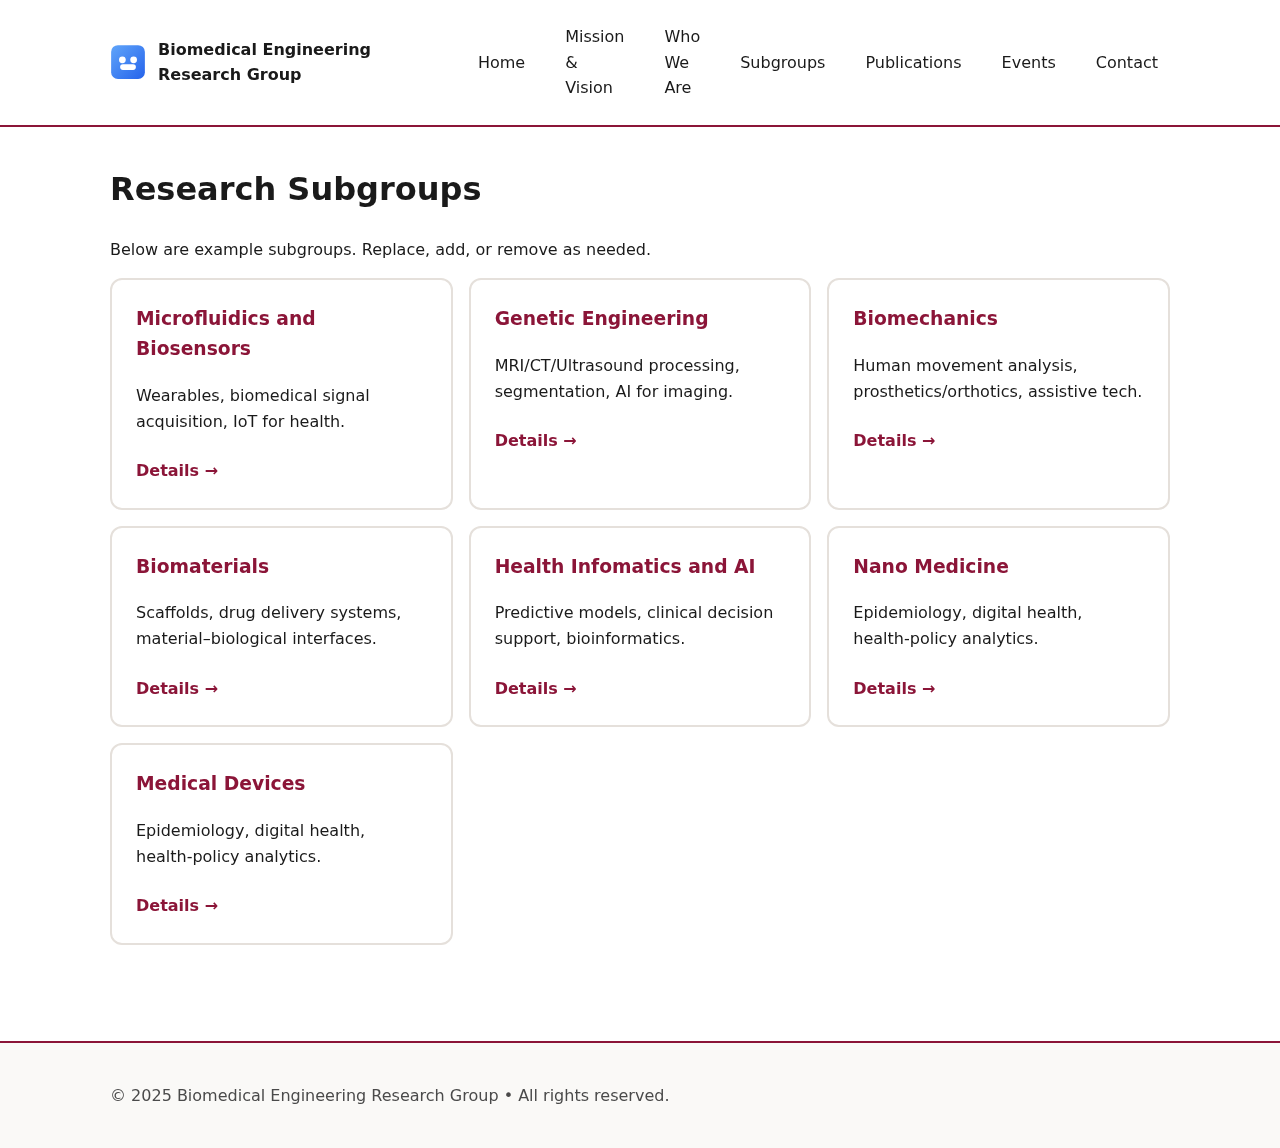
<file: subgroups.html>
<!DOCTYPE html>
<html lang="en">
<head>
  <meta charset="utf-8">
  <meta name="viewport" content="width=device-width, initial-scale=1">
  <title>Subgroups • Biomedical Engineering Research Group</title>
  <meta name="description" content="Biomedical Engineering Research Group">
  <link rel="stylesheet" href="style.css">
  <link rel="icon" href="assets/logo.svg">
</head>
<body>
  <header class="site-header">
    <div class="container nav">
      <a class="brand" href="index.html">
        <img src="assets/logo.svg" alt="Group Logo" class="logo">
        <span>Biomedical Engineering Research Group</span>
      </a>
      <button class="nav-toggle" aria-label="Open Menu" aria-expanded="false">&#9776;</button>
      <nav class="menu">
        <a href="index.html">Home</a>
        <a href="mission.html">Mission & Vision</a>
        <a href="whoweare.html">Who We Are</a>
        <a href="subgroups.html">Subgroups</a>
        <a href="publications.html">Publications</a>
        <a href="events.html">Events</a>
        <a href="#contact">Contact</a>
      </nav>
    </div>
  </header>
  <main class="site-main">

<section class="container">
  <h1>Research Subgroups</h1>
  <p>Below are example subgroups. Replace, add, or remove as needed.</p>
  <div class="grid">
    <article class="card">
      <h3>Microfluidics and Biosensors</h3>
      <p>Wearables, biomedical signal acquisition, IoT for health.</p>
      <a class="arrow" href="microfluidics-biosensors.html">Details →</a>
    </article>
    <article class="card">
      <h3>Genetic Engineering</h3>
      <p>MRI/CT/Ultrasound processing, segmentation, AI for imaging.</p>
      <a class="arrow" href="genetic-engineering.html">Details →</a>
    </article>
    <article class="card">
      <h3>Biomechanics</h3>
      <p>Human movement analysis, prosthetics/orthotics, assistive tech.</p>
      <a class="arrow" href="biomechanics.html">Details →</a>
    </article>
    <article class="card">
      <h3>Biomaterials</h3>
      <p>Scaffolds, drug delivery systems, material–biological interfaces.</p>
      <a class="arrow" href="biomaterials.html">Details →</a>
    </article>
    <article class="card">
      <h3>Health Infomatics and AI</h3>
      <p>Predictive models, clinical decision support, bioinformatics.</p>
      <a class="arrow" href="health-informatics-ai.html">Details →</a>
    </article>
    <article class="card">
      <h3>Nano Medicine</h3>
      <p>Epidemiology, digital health, health‑policy analytics.</p>
      <a class="arrow" href="nano-medicine.html">Details →</a>
    </article>
    <article class="card">
      <h3>Medical Devices</h3>
      <p>Epidemiology, digital health, health‑policy analytics.</p>
      <a class="arrow" href="medicaldevices.html">Details →</a>
    </article>
  </div>
</section>

  </main>
  <footer class="site-footer">
    <div class="container">
      <p>© 2025 Biomedical Engineering Research Group • All rights reserved.</p>
    </div>
  </footer>
  <script src="script.js"></script>
</body>
</html>
</file>
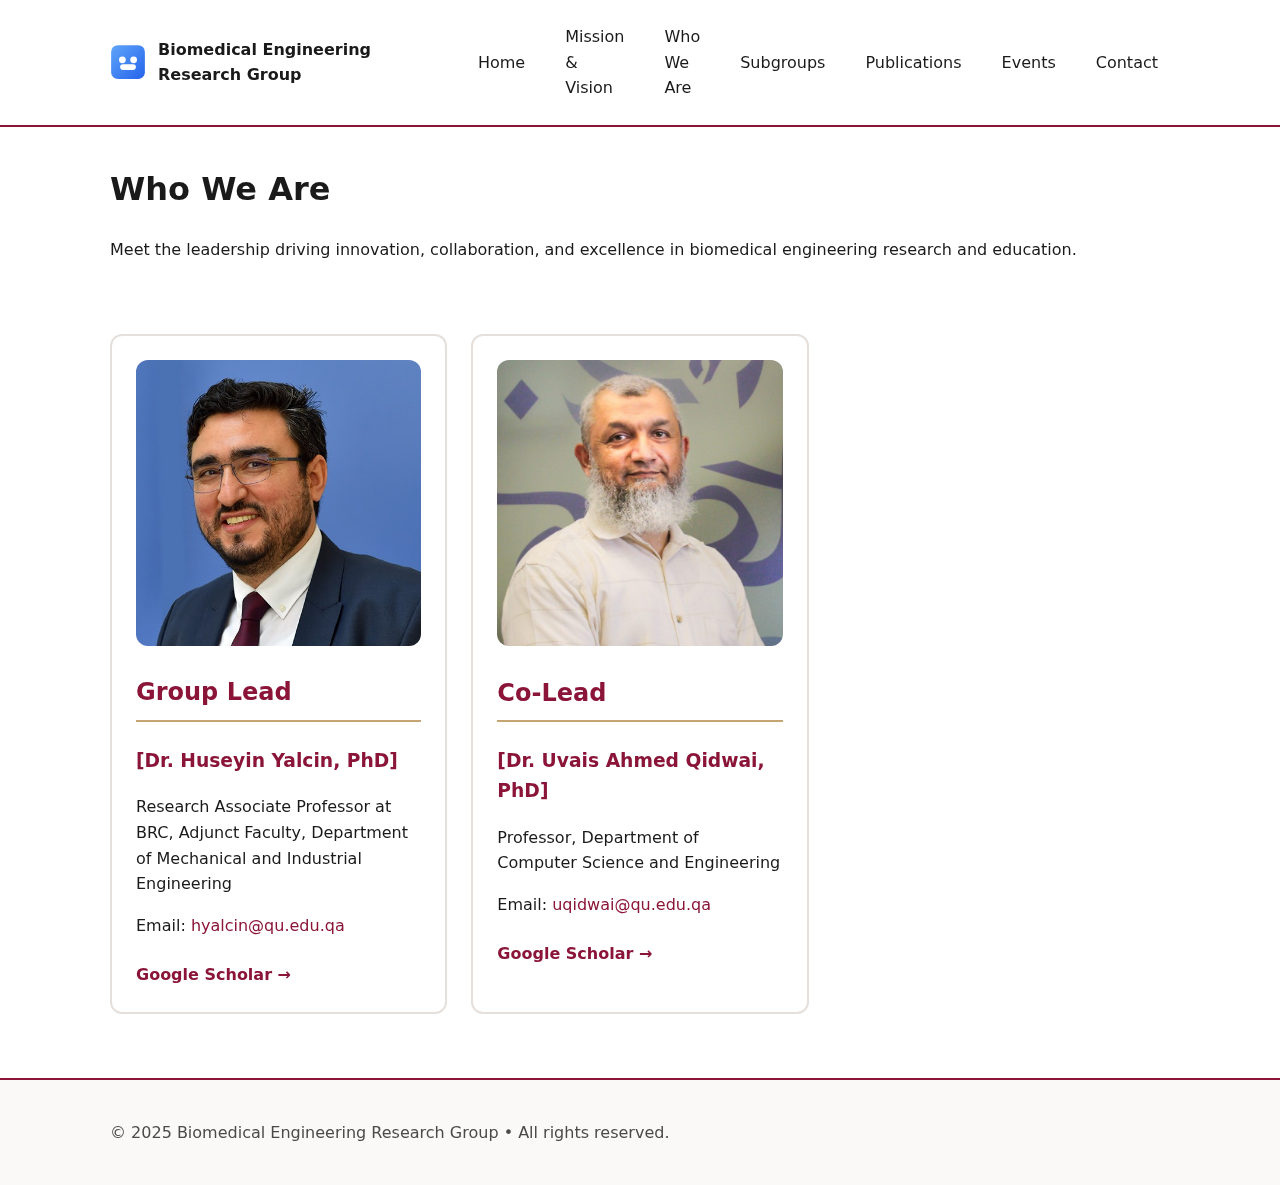
<file: whoweare.html>
<!DOCTYPE html>
<html lang="en">
<head>
  <meta charset="utf-8">
  <meta name="viewport" content="width=device-width, initial-scale=1">
  <title>Who We Are • Biomedical Engineering Research Group</title>
  <meta name="description" content="Meet the leadership of the Biomedical Engineering Research Group">
  <link rel="stylesheet" href="style.css">
  <link rel="icon" href="assets/logo.svg">
</head>

<body>
  <header class="site-header">
    <div class="container nav">
      <a class="brand" href="index.html">
        <img src="assets/logo.svg" alt="Group Logo" class="logo">
        <span>Biomedical Engineering Research Group</span>
      </a>

      <button class="nav-toggle" aria-label="Open Menu" aria-expanded="false">&#9776;</button>
      <nav class="menu">
        <a href="index.html">Home</a>
        <a href="mission.html">Mission & Vision</a>
        <a href="whoweare.html">Who We Are</a>
        <a href="subgroups.html">Subgroups</a>
        <a href="publications.html">Publications</a>
        <a href="events.html">Events</a>
        <a href="#contact">Contact</a>
      </nav>
    </div>
  </header>

  <main class="site-main">

    <section class="container">
      <h1>Who We Are</h1>
      <p class="lead">Meet the leadership driving innovation, collaboration, and excellence in biomedical
        engineering research and education.</p>
    </section>

    <section class="container cards" style="margin-top: 1.5rem;">

      <article class="card">
        <img src="lead.jpg" alt="Lead Profile Photo" style="width:100%; border-radius:0.75rem;">
        <h2>Group Lead</h2>
        <h3>[Dr. Huseyin Yalcin, PhD]</h3>
        <p>Research Associate Professor at BRC, Adjunct Faculty, Department of Mechanical and Industrial Engineering</p>
        <p>Email: <a href="mailto:[lead-email]">hyalcin@qu.edu.qa</a></p>
        <a class="arrow" href="[Google-Scholar-Link]" target="_blank" rel="noopener">Google Scholar →</a>
      </article>

      <article class="card">
        <img src="colead.jpg" alt="Co-Lead Profile Photo" style="width:100%; border-radius:0.75rem;">
        <h2>Co-Lead</h2>
        <h3>[Dr. Uvais Ahmed Qidwai, PhD]</h3>
        <p>Professor, Department of Computer Science and Engineering</p>
        <p>Email: <a href="mailto:[co-lead-email]">uqidwai@qu.edu.qa</a></p>
        <a class="arrow" href="[Google-Scholar-Link]" target="_blank" rel="noopener">Google Scholar →</a>
      </article>

    </section>

  </main>

  <footer class="site-footer">
    <div class="container">
      <p>© 2025 Biomedical Engineering Research Group • All rights reserved.</p>
    </div>
  </footer>

  <script>
    const toggle = document.querySelector('.nav-toggle');
    const menu = document.querySelector('.menu');
    if(toggle && menu){
      toggle.addEventListener('click', ()=>{
        const open = menu.classList.toggle('open');
        toggle.setAttribute('aria-expanded', open ? 'true' : 'false');
      });
    }
  </script>
</body>
</html>
</file>
<file: style.css>
:root{
  --bg: #ffffff;
  --text: #1a1a1a;
  --muted: #4a4a4a;
  --brand: #8B1538;  /* QU Maroon */
  --brand-ink: #6B0F28;  /* Darker maroon for hover */
  --accent: #C5A572;  /* Gold accent */
  --card: #faf9f7;
  --border: #e5e0db;
}
*{box-sizing:border-box}
html,body{margin:0;padding:0;background:var(--bg);color:var(--text);font-family:ui-sans-serif,system-ui,-apple-system,Segoe UI,Roboto,Helvetica,Arial;line-height:1.6}
a{color:var(--brand);text-decoration:none}
a:hover{text-decoration:underline}
.container{max-width:1100px;margin:0 auto;padding:1rem 1.25rem}
.site-header{position:sticky;top:0;background:rgba(255,255,255,.95);backdrop-filter:saturate(180%) blur(10px);border-bottom:2px solid var(--brand);z-index:50}
.nav{display:flex;align-items:center;justify-content:space-between;gap:1rem}
.brand{display:flex;align-items:center;gap:.75rem;font-weight:700;color:var(--text)}
.logo{width:36px;height:36px}
.menu{display:flex;gap:1rem;align-items:center}
.menu a{padding:.5rem .75rem;border-radius:.5rem;color:var(--text);font-weight:500}
.menu a:hover{background:var(--card);color:var(--brand)}
.nav-toggle{display:none;background:none;border:none;font-size:1.5rem}
.hero{background:linear-gradient(135deg, #f5f0eb 0%, #ffffff 100%);border-bottom:2px solid var(--border);padding:3rem 0}
.hero h1{color:var(--brand);margin-bottom:1rem}
.hero .lead{color:var(--muted);max-width:60ch;font-size:1.1rem}
.cta-row{display:flex;gap:.75rem;margin-top:1.5rem;flex-wrap:wrap}
.btn{display:inline-block;border:2px solid var(--border);padding:.65rem 1.25rem;border-radius:.5rem;font-weight:600;transition:all 0.2s}
.btn.primary{background:var(--brand);border-color:var(--brand);color:white}
.btn.primary:hover{background:var(--brand-ink);text-decoration:none;transform:translateY(-1px);box-shadow:0 4px 12px rgba(139,21,56,0.2)}
.btn:hover{border-color:var(--brand);text-decoration:none}
.cards{display:grid;grid-template-columns:repeat(3,1fr);gap:1.5rem;margin:3rem auto}
.card{background:white;padding:1.5rem;border-radius:.75rem;border:2px solid var(--border);transition:all 0.3s}
.card:hover{border-color:var(--brand);box-shadow:0 8px 24px rgba(0,0,0,0.08);transform:translateY(-2px)}
.card h3{margin-top:0;color:var(--brand)}
.arrow{display:inline-block;margin-top:.5rem;color:var(--brand);font-weight:600}
.grid{display:grid;grid-template-columns:repeat(3,1fr);gap:1rem;margin:1rem 0 2rem}
.site-footer{border-top:2px solid var(--brand);margin-top:3rem;background:var(--card);padding:1.5rem 0}
.site-footer p{color:var(--muted);margin:0}
.news{padding-left:1.1rem;line-height:1.8}
.news li{margin-bottom:0.75rem}
.news strong{color:var(--brand)}
section h2{color:var(--brand);border-bottom:2px solid var(--accent);padding-bottom:0.5rem;margin-bottom:1.5rem}
#contact a{color:var(--brand);font-weight:600}
@media (max-width:900px){
  .cards,.grid{grid-template-columns:1fr 1fr}
}
@media (max-width:640px){
  .menu{display:none;flex-direction:column;align-items:flex-start;padding:1rem}
  .menu.open{display:flex}
  .nav-toggle{display:block}
  .cards,.grid{grid-template-columns:1fr}
  .hero{padding:2rem 0}
}
</file>
